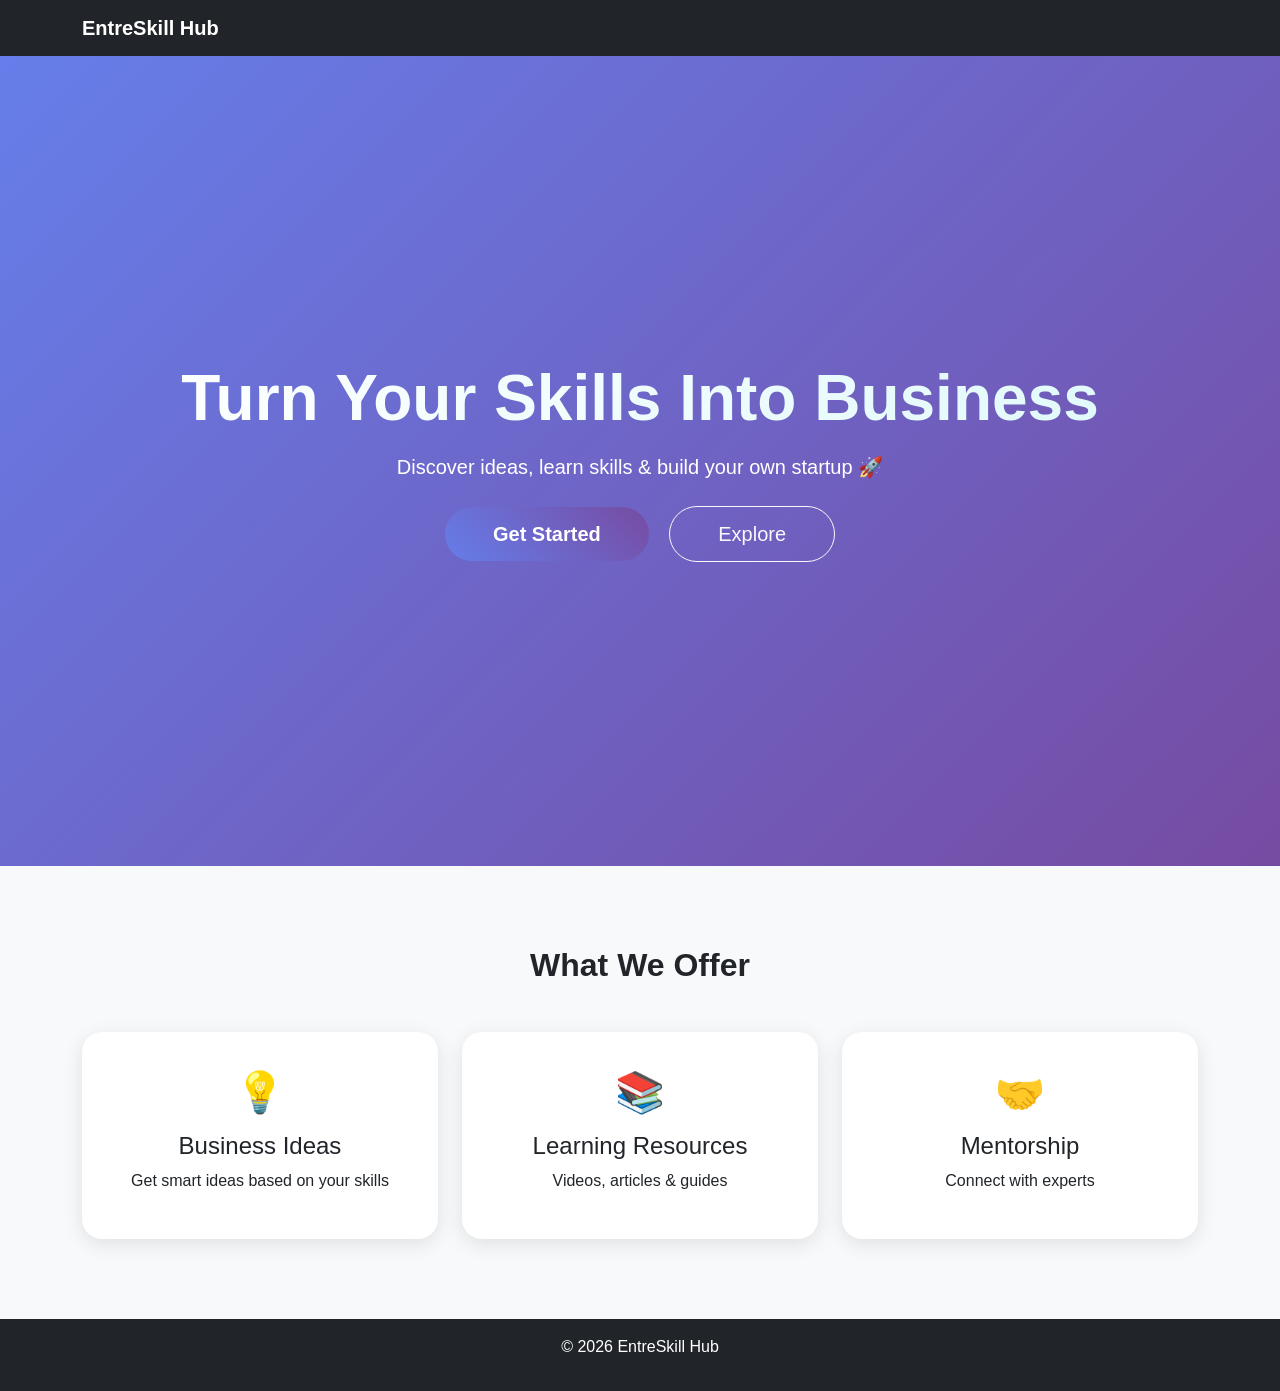
<file: frontend/index.html>
<!DOCTYPE html>
<html lang="en">
<head>
  <meta charset="UTF-8">
  <title>EntreSkill Hub</title>

  <!-- Bootstrap -->
  <link href="https://cdn.jsdelivr.net/npm/bootstrap@5.3.0/dist/css/bootstrap.min.css" rel="stylesheet">

  <!-- CSS -->
  <link rel="stylesheet" href="styles.css">
</head>

<body>

<!-- Navbar -->
<nav class="navbar navbar-dark bg-dark">
  <div class="container">
    <span class="navbar-brand fw-bold">EntreSkill Hub</span>
  </div>
</nav>

<!-- Hero -->
<section class="hero d-flex align-items-center text-center">
  <div class="container">

    <h1 class="display-3 fw-bold gradient-text">
      Turn Your Skills Into Business
    </h1>

    <p class="lead mt-3">
      Discover ideas, learn skills & build your own startup 🚀
    </p>

    <div class="mt-4">
      <a href="login.html" class="btn btn-primary btn-lg me-3 px-5">Get Started</a>
      <a href="register.html" class="btn btn-outline-light btn-lg px-5">Explore</a>
    </div>

  </div>
</section>

<!-- Features -->
<section class="features text-center">
  <div class="container">

    <h2 class="mb-5 fw-bold">What We Offer</h2>

    <div class="row g-4">

      <div class="col-md-4">
        <div class="feature-card">
          <div class="icon">💡</div>
          <h4>Business Ideas</h4>
          <p>Get smart ideas based on your skills</p>
        </div>
      </div>

      <div class="col-md-4">
        <div class="feature-card">
          <div class="icon">📚</div>
          <h4>Learning Resources</h4>
          <p>Videos, articles & guides</p>
        </div>
      </div>

      <div class="col-md-4">
        <div class="feature-card">
          <div class="icon">🤝</div>
          <h4>Mentorship</h4>
          <p>Connect with experts</p>
        </div>
      </div>

    </div>

  </div>
</section>

<!-- Footer -->
<footer class="bg-dark text-white text-center p-3">
  <p>© 2026 EntreSkill Hub</p>
</footer>

</body>
</html>
</file>
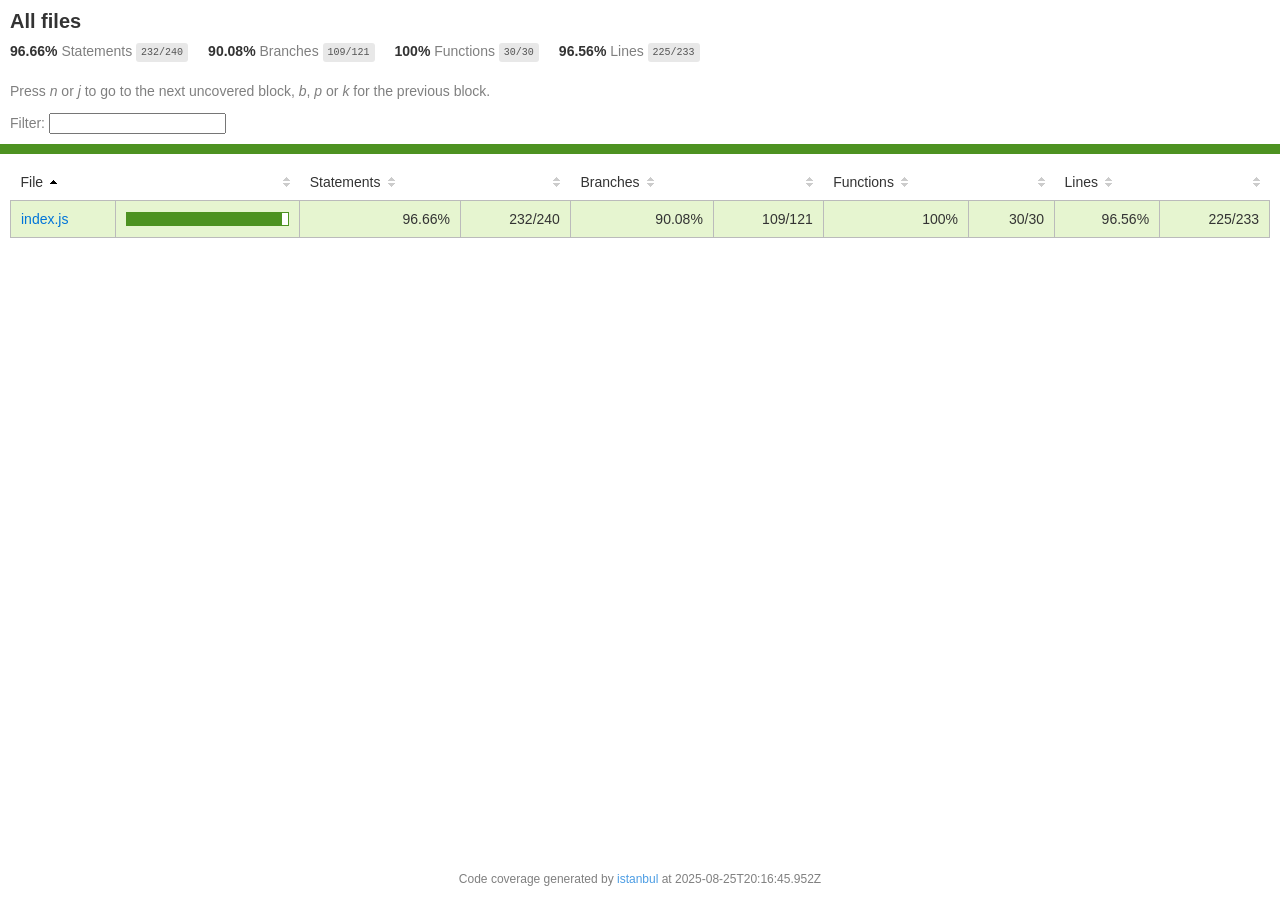
<file: backend/node_modules/kareem/coverage/lcov-report/index.html>
<!doctype html>
<html lang="en">

<head>
    <title>Code coverage report for All files</title>
    <meta charset="utf-8" />
    <link rel="stylesheet" href="prettify.css" />
    <link rel="stylesheet" href="base.css" />
    <link rel="shortcut icon" type="image/x-icon" href="favicon.png" />
    <meta name="viewport" content="width=device-width, initial-scale=1" />
    <style type='text/css'>
        .coverage-summary .sorter {
            background-image: url(sort-arrow-sprite.png);
        }
    </style>
</head>
    
<body>
<div class='wrapper'>
    <div class='pad1'>
        <h1>All files</h1>
        <div class='clearfix'>
            
            <div class='fl pad1y space-right2'>
                <span class="strong">96.66% </span>
                <span class="quiet">Statements</span>
                <span class='fraction'>232/240</span>
            </div>
        
            
            <div class='fl pad1y space-right2'>
                <span class="strong">90.08% </span>
                <span class="quiet">Branches</span>
                <span class='fraction'>109/121</span>
            </div>
        
            
            <div class='fl pad1y space-right2'>
                <span class="strong">100% </span>
                <span class="quiet">Functions</span>
                <span class='fraction'>30/30</span>
            </div>
        
            
            <div class='fl pad1y space-right2'>
                <span class="strong">96.56% </span>
                <span class="quiet">Lines</span>
                <span class='fraction'>225/233</span>
            </div>
        
            
        </div>
        <p class="quiet">
            Press <em>n</em> or <em>j</em> to go to the next uncovered block, <em>b</em>, <em>p</em> or <em>k</em> for the previous block.
        </p>
        <template id="filterTemplate">
            <div class="quiet">
                Filter:
                <input type="search" id="fileSearch">
            </div>
        </template>
    </div>
    <div class='status-line high'></div>
    <div class="pad1">
<table class="coverage-summary">
<thead>
<tr>
   <th data-col="file" data-fmt="html" data-html="true" class="file">File</th>
   <th data-col="pic" data-type="number" data-fmt="html" data-html="true" class="pic"></th>
   <th data-col="statements" data-type="number" data-fmt="pct" class="pct">Statements</th>
   <th data-col="statements_raw" data-type="number" data-fmt="html" class="abs"></th>
   <th data-col="branches" data-type="number" data-fmt="pct" class="pct">Branches</th>
   <th data-col="branches_raw" data-type="number" data-fmt="html" class="abs"></th>
   <th data-col="functions" data-type="number" data-fmt="pct" class="pct">Functions</th>
   <th data-col="functions_raw" data-type="number" data-fmt="html" class="abs"></th>
   <th data-col="lines" data-type="number" data-fmt="pct" class="pct">Lines</th>
   <th data-col="lines_raw" data-type="number" data-fmt="html" class="abs"></th>
</tr>
</thead>
<tbody><tr>
	<td class="file high" data-value="index.js"><a href="index.js.html">index.js</a></td>
	<td data-value="96.66" class="pic high">
	<div class="chart"><div class="cover-fill" style="width: 96%"></div><div class="cover-empty" style="width: 4%"></div></div>
	</td>
	<td data-value="96.66" class="pct high">96.66%</td>
	<td data-value="240" class="abs high">232/240</td>
	<td data-value="90.08" class="pct high">90.08%</td>
	<td data-value="121" class="abs high">109/121</td>
	<td data-value="100" class="pct high">100%</td>
	<td data-value="30" class="abs high">30/30</td>
	<td data-value="96.56" class="pct high">96.56%</td>
	<td data-value="233" class="abs high">225/233</td>
	</tr>

</tbody>
</table>
</div>
                <div class='push'></div><!-- for sticky footer -->
            </div><!-- /wrapper -->
            <div class='footer quiet pad2 space-top1 center small'>
                Code coverage generated by
                <a href="https://istanbul.js.org/" target="_blank" rel="noopener noreferrer">istanbul</a>
                at 2025-08-25T20:16:45.952Z
            </div>
        <script src="prettify.js"></script>
        <script>
            window.onload = function () {
                prettyPrint();
            };
        </script>
        <script src="sorter.js"></script>
        <script src="block-navigation.js"></script>
    </body>
</html>
</file>
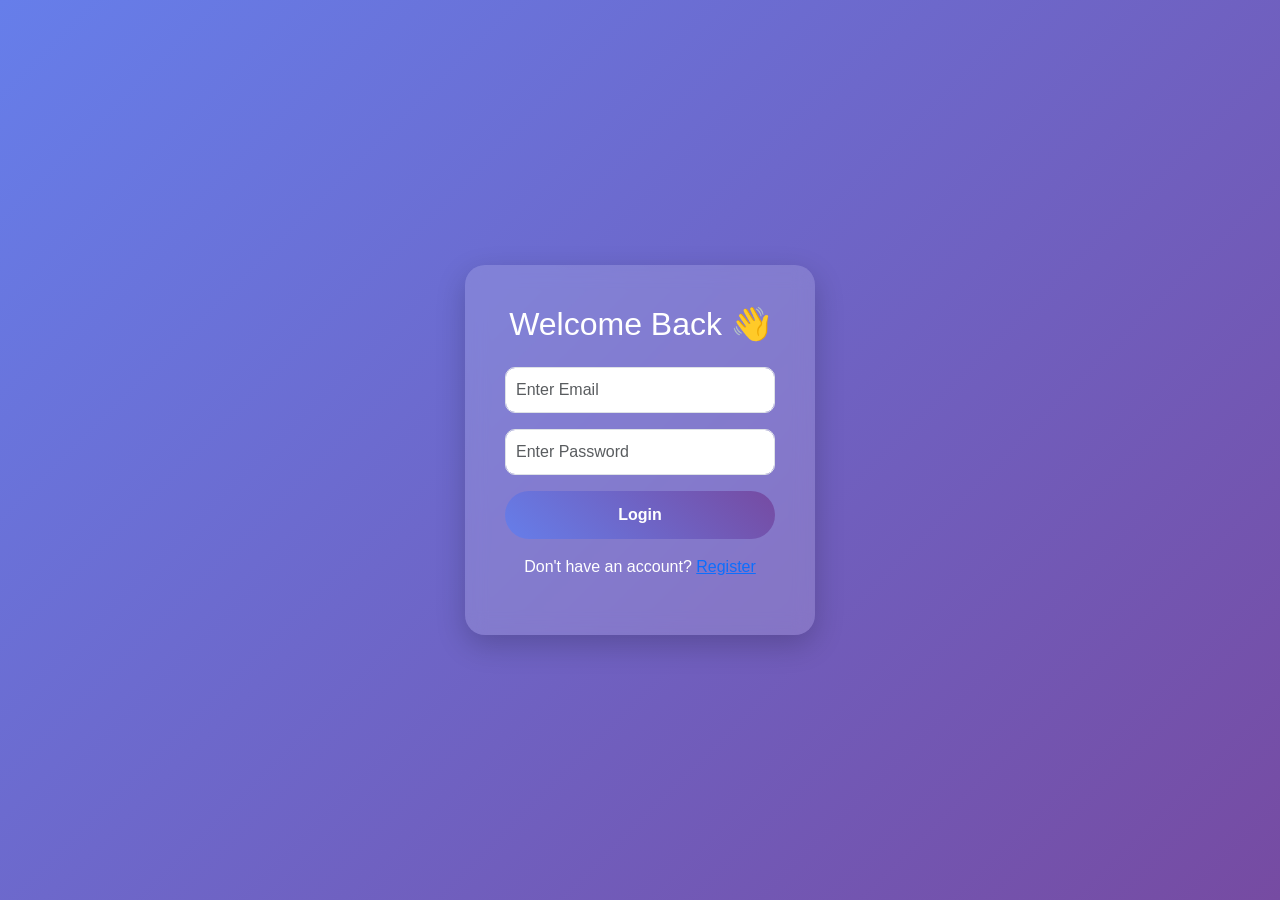
<file: frontend/dashboard.html>
<!DOCTYPE html>
<html lang="en">
<head>
  <meta charset="UTF-8">
  <title>Dashboard</title>

  <link href="https://cdn.jsdelivr.net/npm/bootstrap@5.3.0/dist/css/bootstrap.min.css" rel="stylesheet">
</head>

<body class="bg-light">

<div class="container py-5 text-center">

  <h1 class="mb-4">Welcome to Dashboard 🎉</h1>

  <!-- 🔥 ROADMAP SHOW HERE -->
  <div id="dashboardContent" class="mb-4"></div>

  <!-- Logout Button -->
  <button onclick="logout()" class="btn btn-danger">Logout</button>

</div>

<script>
const token = localStorage.getItem("token");

if (!token) {
  alert("Please login first ❌");
  window.location.href = "login.html";
}

// 🔥 SHOW SELECTED SKILL
const skill = localStorage.getItem("selectedSkill");

const content = document.getElementById("dashboardContent");

if(skill){
  content.innerHTML = `
    <h3>Your Selected Skill:</h3>
    <p class="fs-4 text-primary">${skill}</p>
  `;
} else {
  content.innerHTML = `<p class="text-danger">No skill selected ❌</p>`;
}

// logout
function logout() {
  localStorage.removeItem("token");
  window.location.href = "login.html";
}
</script>

</body>
</html>
</file>
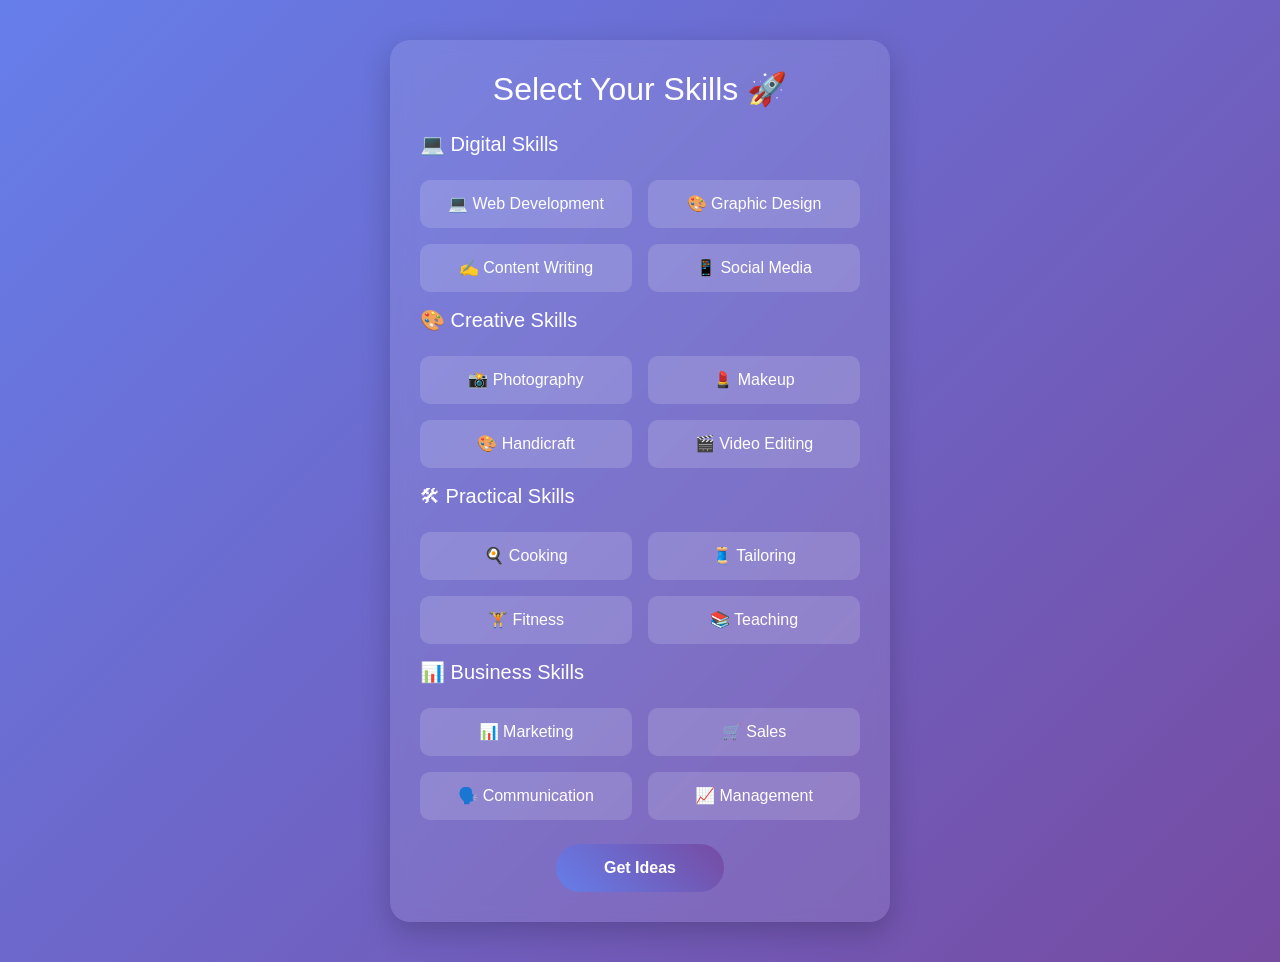
<file: frontend/ideas.html>
<!DOCTYPE html>
<html lang="en">
<head>
  <meta charset="UTF-8">
  <title>Business Ideas</title>

  <link href="https://cdn.jsdelivr.net/npm/bootstrap@5.3.0/dist/css/bootstrap.min.css" rel="stylesheet">
  <link rel="stylesheet" href="styles.css">
</head>

<body>

<div class="container py-5">

  <h2 class="text-center mb-5">Your Business Ideas 🚀</h2>

  <div id="ideasContainer" class="row g-4"></div>

</div>


<script src="script.js"></script>

</body>
</html>
</file>
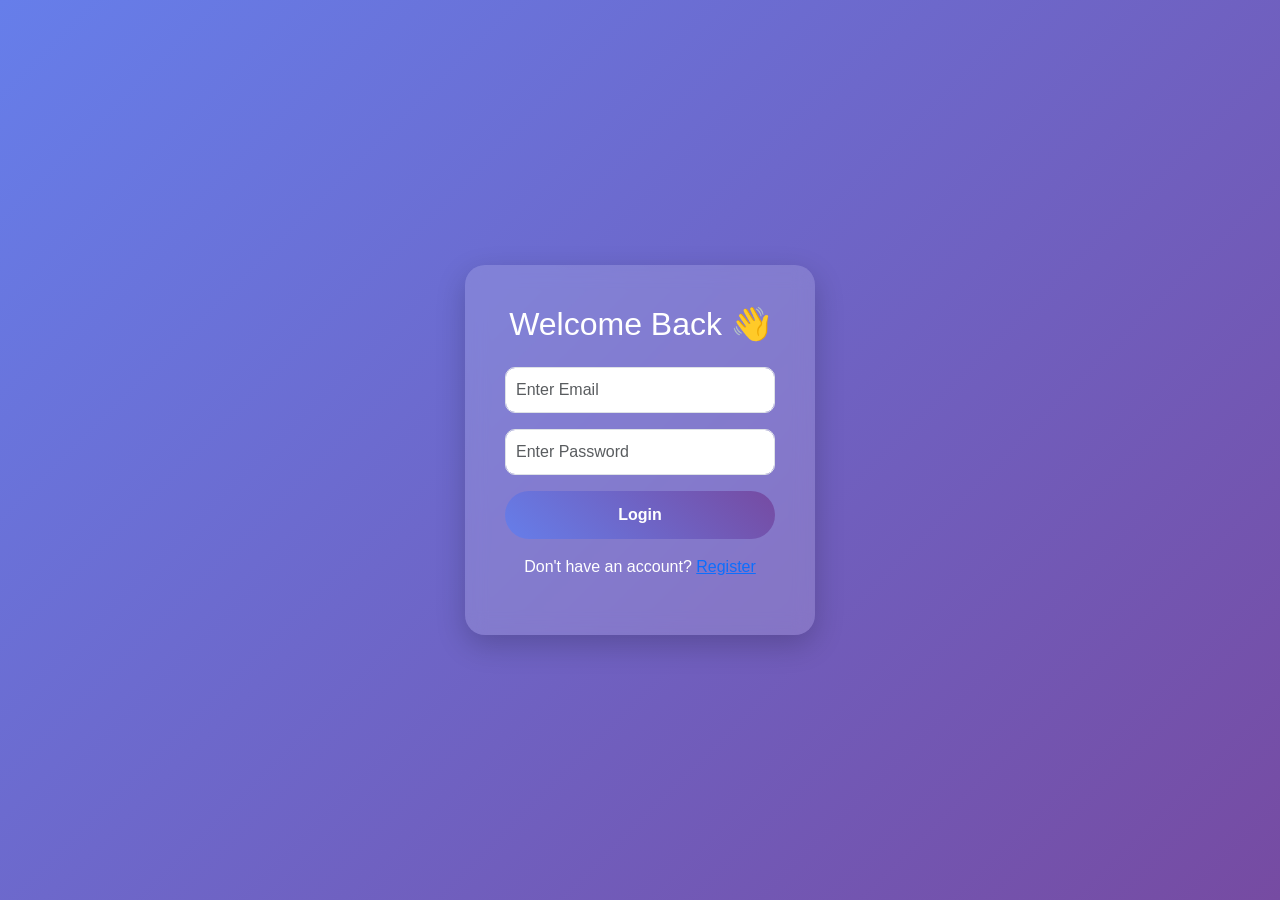
<file: frontend/login.html>
<!DOCTYPE html>
<html lang="en">
<head>
  <meta charset="UTF-8">
  <title>Login - EntreSkill Hub</title>

  <!-- Bootstrap -->
  <link href="https://cdn.jsdelivr.net/npm/bootstrap@5.3.0/dist/css/bootstrap.min.css" rel="stylesheet">

  <!-- CSS -->
  <link rel="stylesheet" href="styles.css">
</head>

<body>

<section class="login-section d-flex align-items-center justify-content-center">

  <div class="login-box">

    <h2 class="text-center mb-4">Welcome Back 👋</h2>

    <!-- 🔥 IMPORTANT: form id -->
    <form id="loginForm">

      <div class="mb-3">
        <!-- 🔥 id added -->
        <input type="email" id="email" class="form-control" placeholder="Enter Email" required>
      </div>

      <div class="mb-3">
        <!-- 🔥 id added -->
        <input type="password" id="password" class="form-control" placeholder="Enter Password" required>
      </div>

      <button type="submit" class="btn btn-primary w-100">Login</button>

      <p class="text-center mt-3">
        Don't have an account? <a href="register.html">Register</a>
      </p>

    </form>

  </div>

</section>

<!-- 🔥 JS CONNECT -->
<script src="script.js"></script>

</body>
</html>
</file>
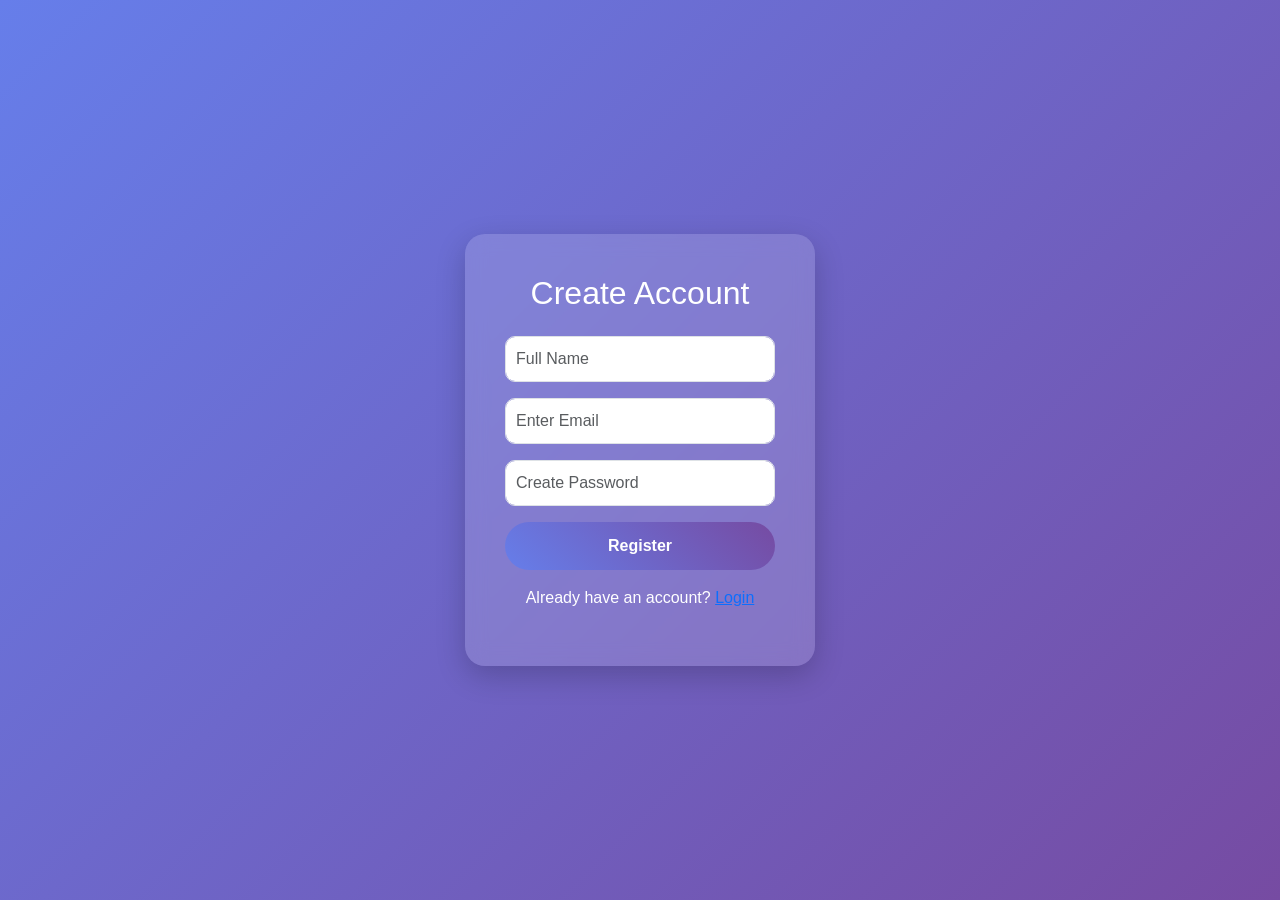
<file: frontend/register.html>
<!DOCTYPE html>
<html lang="en">
<head>
  <meta charset="UTF-8">
  <title>Register - EntreSkill Hub</title>

  <!-- Bootstrap -->
  <link href="https://cdn.jsdelivr.net/npm/bootstrap@5.3.0/dist/css/bootstrap.min.css" rel="stylesheet">

  <!-- CSS -->
  <link rel="stylesheet" href="styles.css">
</head>

<body>

<section class="login-section d-flex align-items-center justify-content-center">

  <div class="login-box">

    <h2 class="text-center mb-4">Create Account </h2>

    <form id="registerForm">

      <div class="mb-3">
        <input type="text" id="name" class="form-control" placeholder="Full Name" required>
      </div>

      <div class="mb-3">
        <input type="email" id="email" class="form-control" placeholder="Enter Email" required>
      </div>

      <div class="mb-3">
        <input type="password" id="password" class="form-control" placeholder="Create Password" required>
      </div>

      <button type="submit" class="btn btn-primary w-100">Register</button>

      <p class="text-center mt-3">
        Already have an account? <a href="login.html">Login</a>
      </p>

    </form>

  </div>

</section>
<script src="script.js"></script>

</body>
</html>
</file>
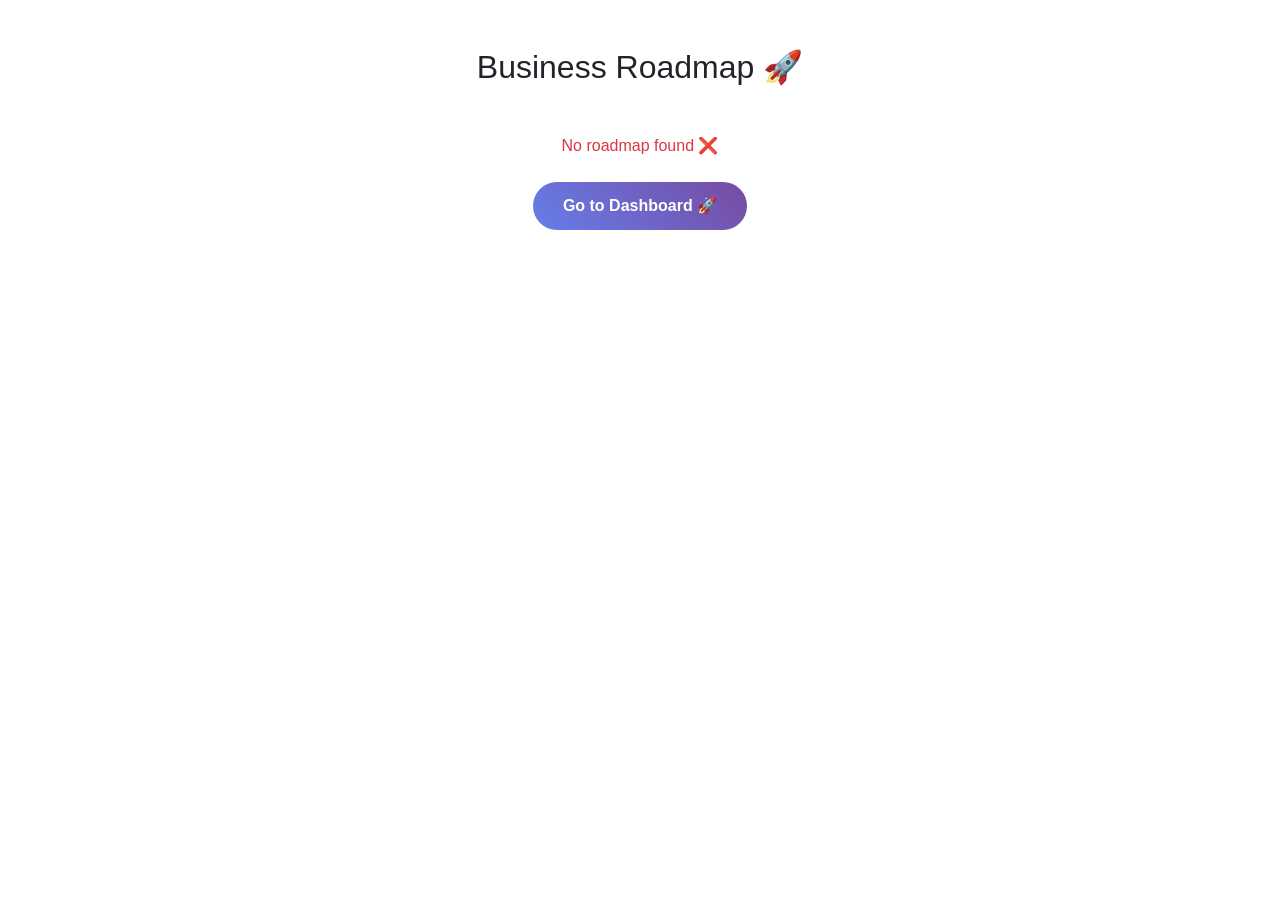
<file: frontend/roadmap.html>
<!DOCTYPE html>
<html lang="en">
<head>
  <meta charset="UTF-8">
  <title>Roadmap</title>

  <!-- Bootstrap -->
  <link href="https://cdn.jsdelivr.net/npm/bootstrap@5.3.0/dist/css/bootstrap.min.css" rel="stylesheet">

  <!-- CSS -->
  <link rel="stylesheet" href="styles.css">
</head>

<body>

<div class="container py-5 text-center">

  <h2 class="mb-5">Business Roadmap 🚀</h2>

  <!-- Roadmap container -->
  <div id="roadmapContainer"></div>

  <!-- Button -->
  <div class="mt-4">
    <button onclick="goDashboard()" class="btn btn-primary">
      Go to Dashboard 🚀
    </button>
  </div>

</div>

<!-- ✅ SCRIPT (IMPORTANT: BODY KE END ME) -->
<script>

function goDashboard() {
  window.location.href = "dashboard.html";
}

// 🔥 LOAD ROADMAP AFTER PAGE LOAD
window.onload = function () {

  const skill = localStorage.getItem("selectedSkill");

  const roadmapData = {
    "Web Development": [
      "Learn HTML, CSS, JavaScript",
      "Build projects",
      "Learn React",
      "Start freelancing"
    ],
    "Graphic Design": [
      "Learn Canva / Photoshop",
      "Create portfolio",
      "Work with clients"
    ]
  };

  const container = document.getElementById("roadmapContainer");

  if (skill && roadmapData[skill]) {
    roadmapData[skill].forEach(step => {
      container.innerHTML += `<p class="fs-5">✅ ${step}</p>`;
    });
  } else {
    container.innerHTML = "<p class='text-danger'>No roadmap found ❌</p>";
  }

};

</script>

</body>
</html>
</file>
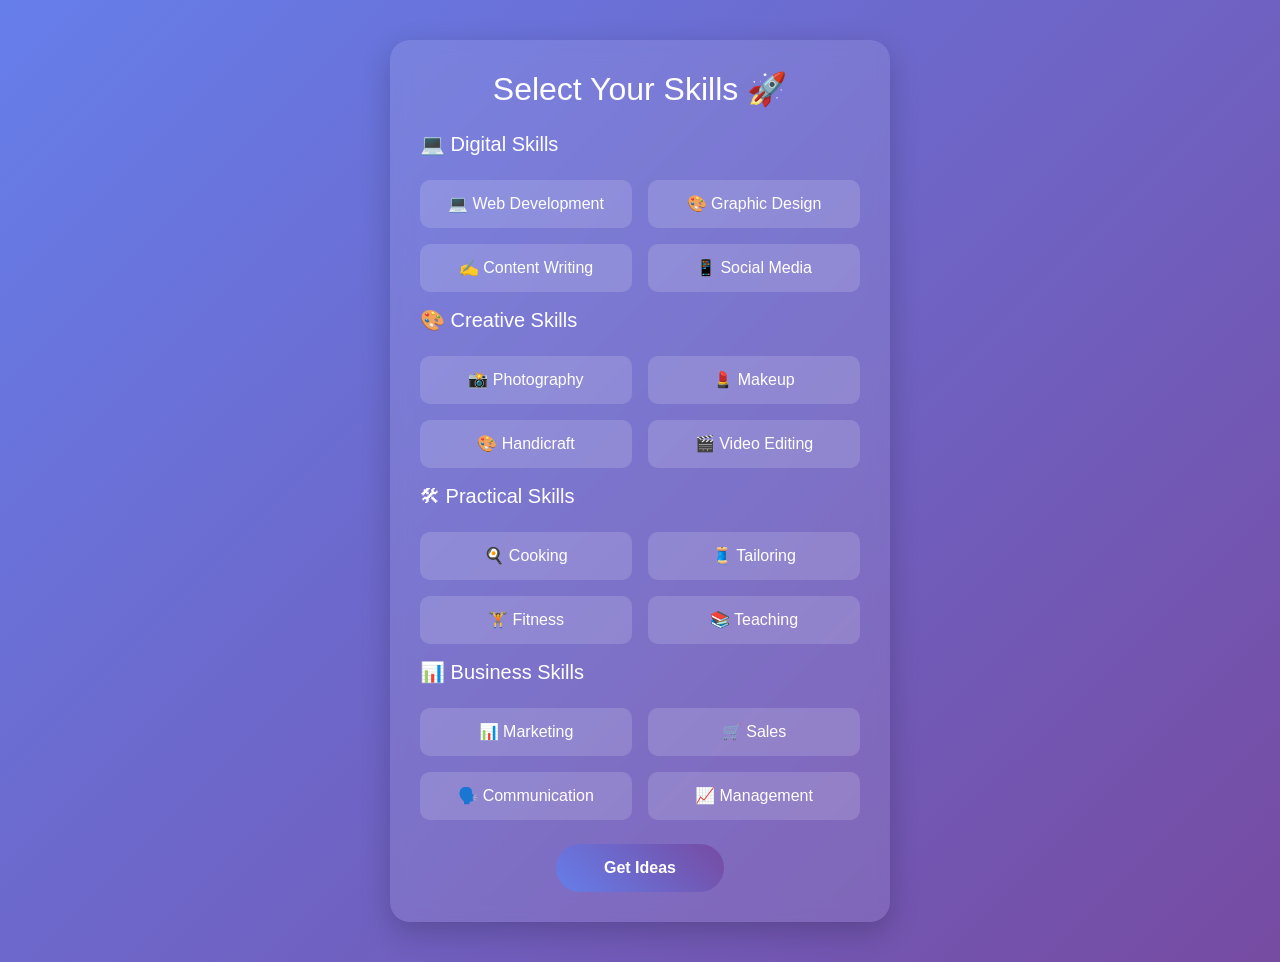
<file: frontend/skill.html>
<!DOCTYPE html>
<html lang="en">
<head>
  <meta charset="UTF-8">
  <title>Select Skills</title>

  <link href="https://cdn.jsdelivr.net/npm/bootstrap@5.3.0/dist/css/bootstrap.min.css" rel="stylesheet">
  <link rel="stylesheet" href="styles.css">
</head>

<body>

<section class="skill-section d-flex align-items-center justify-content-center">

  <div class="skill-box">

    <h2 class="text-center mb-4">Select Your Skills 🚀</h2>

    <!-- SKILLS GRID -->
    <div class="row g-3">

      <!-- DIGITAL -->
      <h5>💻 Digital Skills</h5>

      <div class="col-6">
        <div class="skill-card" onclick="toggleSkill(this, 'Web Development')">💻 Web Development</div>
      </div>
      <div class="col-6">
        <div class="skill-card" onclick="toggleSkill(this, 'Graphic Design')">🎨 Graphic Design</div>
      </div>
      <div class="col-6">
        <div class="skill-card" onclick="toggleSkill(this, 'Content Writing')">✍️ Content Writing</div>
      </div>
      <div class="col-6">
        <div class="skill-card" onclick="toggleSkill(this, 'Social Media')">📱 Social Media</div>
      </div>

      <!-- CREATIVE -->
      <h5 class="mt-3">🎨 Creative Skills</h5>

      <div class="col-6">
        <div class="skill-card" onclick="toggleSkill(this, 'Photography')">📸 Photography</div>
      </div>
      <div class="col-6">
        <div class="skill-card" onclick="toggleSkill(this, 'Makeup')">💄 Makeup</div>
      </div>
      <div class="col-6">
        <div class="skill-card" onclick="toggleSkill(this, 'Handicraft')">🎨 Handicraft</div>
      </div>
      <div class="col-6">
        <div class="skill-card" onclick="toggleSkill(this, 'Video Editing')">🎬 Video Editing</div>
      </div>

      <!-- PRACTICAL -->
      <h5 class="mt-3">🛠 Practical Skills</h5>

      <div class="col-6">
        <div class="skill-card" onclick="toggleSkill(this, 'Cooking')">🍳 Cooking</div>
      </div>
      <div class="col-6">
        <div class="skill-card" onclick="toggleSkill(this, 'Tailoring')">🧵 Tailoring</div>
      </div>
      <div class="col-6">
        <div class="skill-card" onclick="toggleSkill(this, 'Fitness')">🏋️ Fitness</div>
      </div>
      <div class="col-6">
        <div class="skill-card" onclick="toggleSkill(this, 'Teaching')">📚 Teaching</div>
      </div>

      <!-- BUSINESS -->
      <h5 class="mt-3">📊 Business Skills</h5>

      <div class="col-6">
        <div class="skill-card" onclick="toggleSkill(this, 'Marketing')">📊 Marketing</div>
      </div>
      <div class="col-6">
        <div class="skill-card" onclick="toggleSkill(this, 'Sales')">🛒 Sales</div>
      </div>
      <div class="col-6">
        <div class="skill-card" onclick="toggleSkill(this, 'Communication')">🗣️ Communication</div>
      </div>
      <div class="col-6">
        <div class="skill-card" onclick="toggleSkill(this, 'Management')">📈 Management</div>
      </div>

    </div>

    <!-- BUTTON -->
    <div class="text-center mt-4">
      <button onclick="submitSkills()" class="btn btn-primary px-5">Get Ideas</button>
    </div>

  </div>

</section>

<script src="script.js"></script>

</body>
</html>
</file>
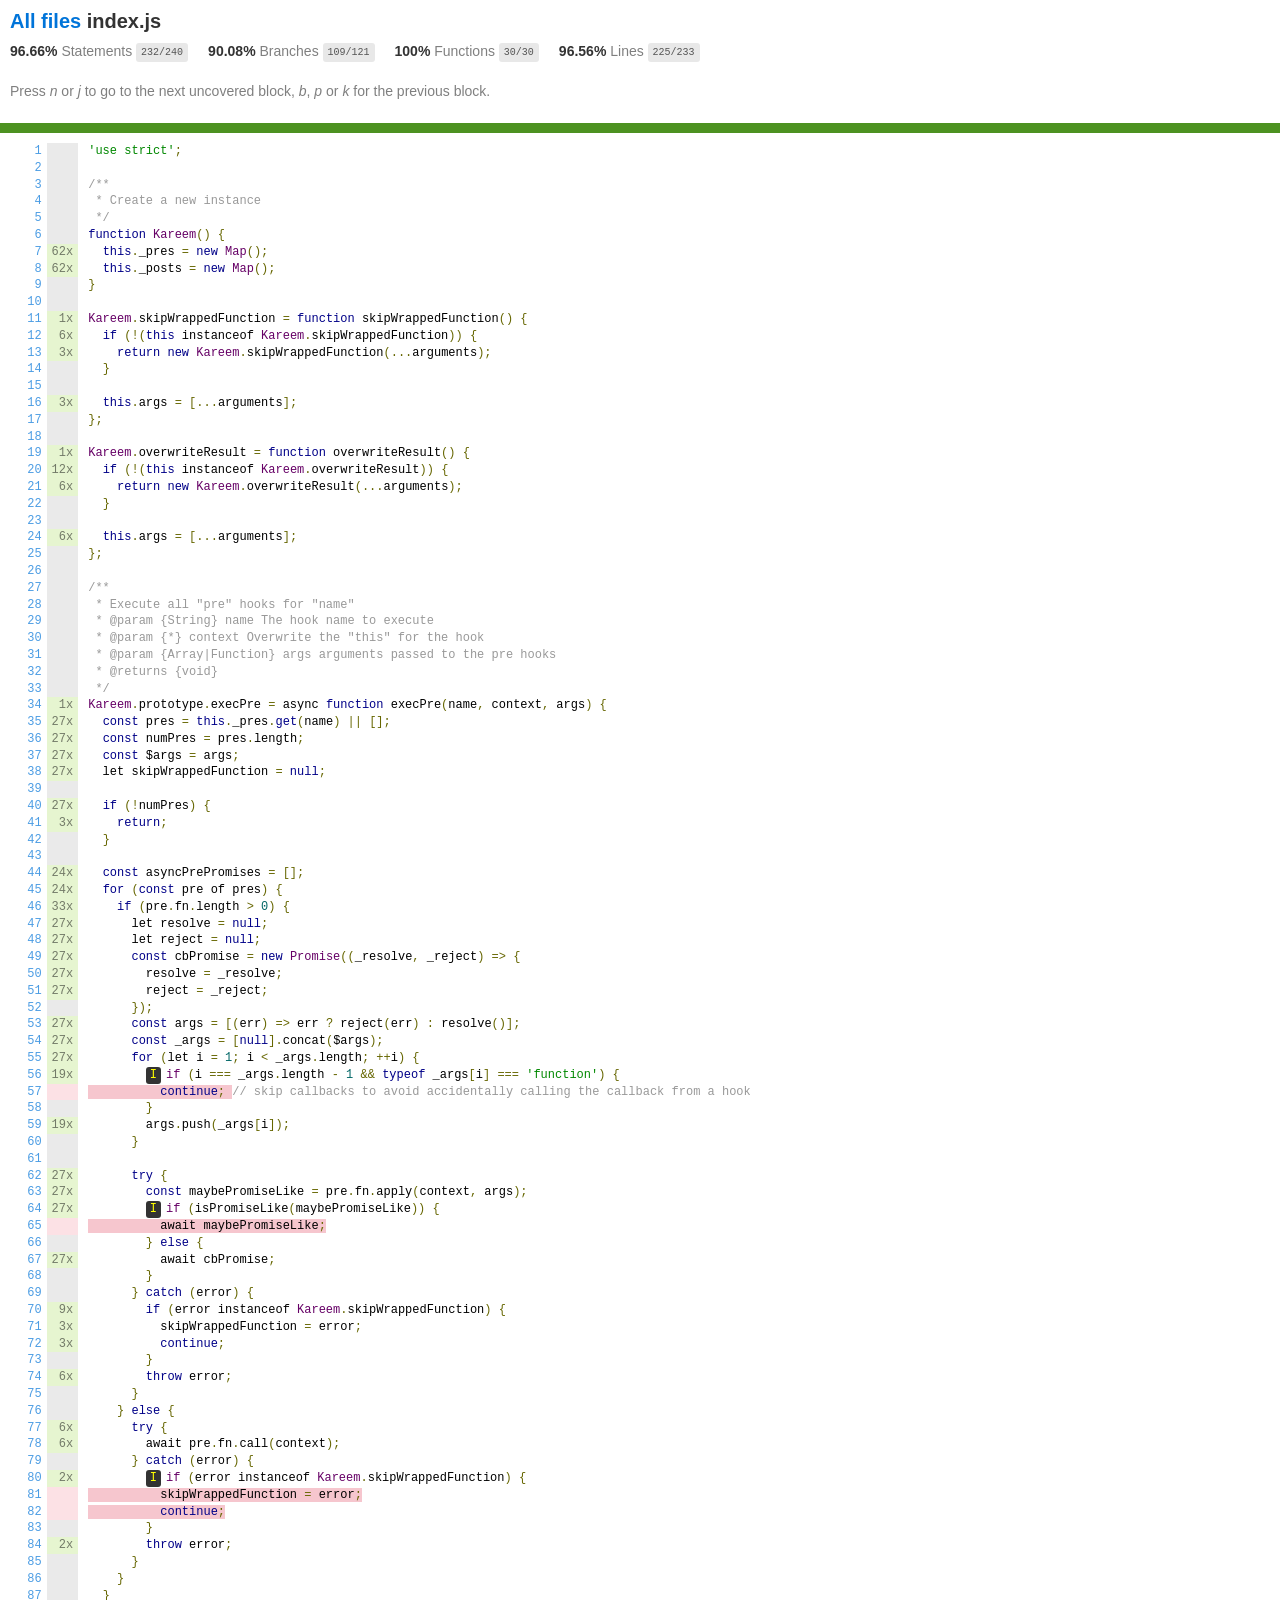
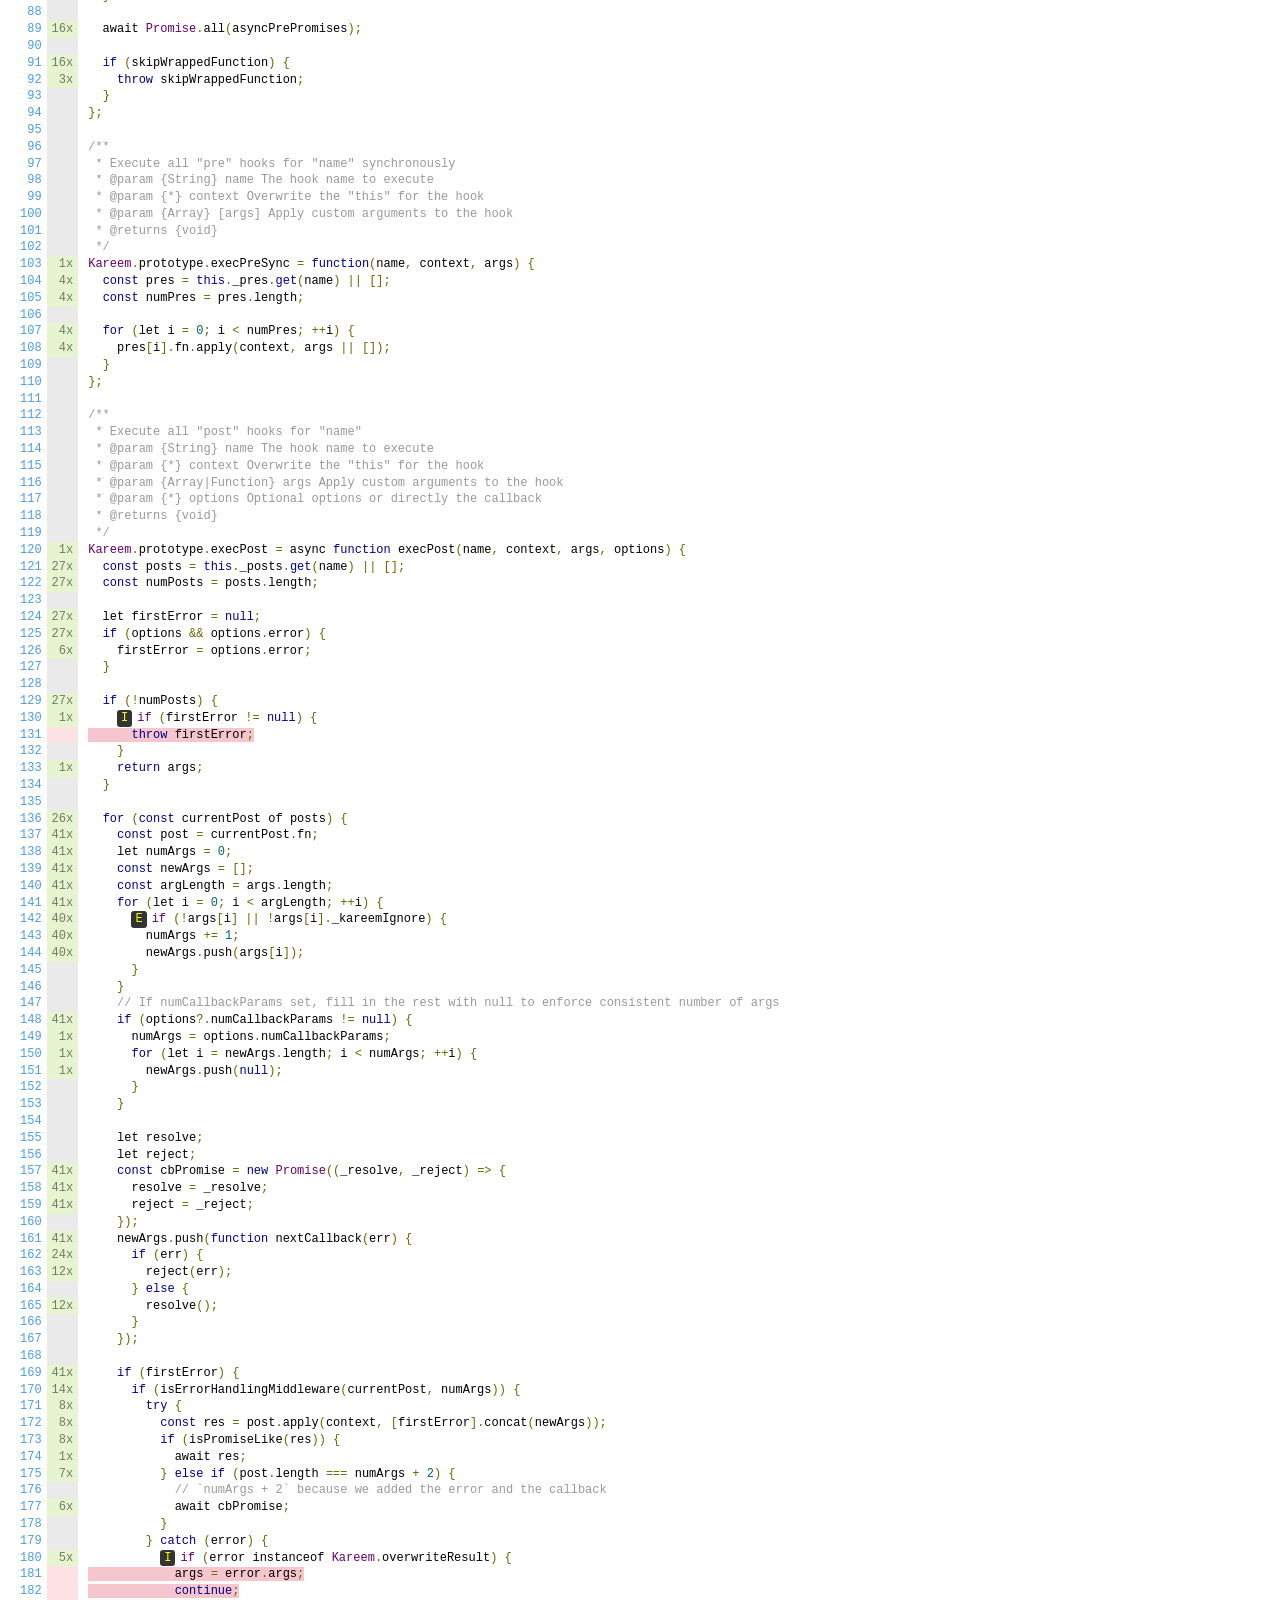
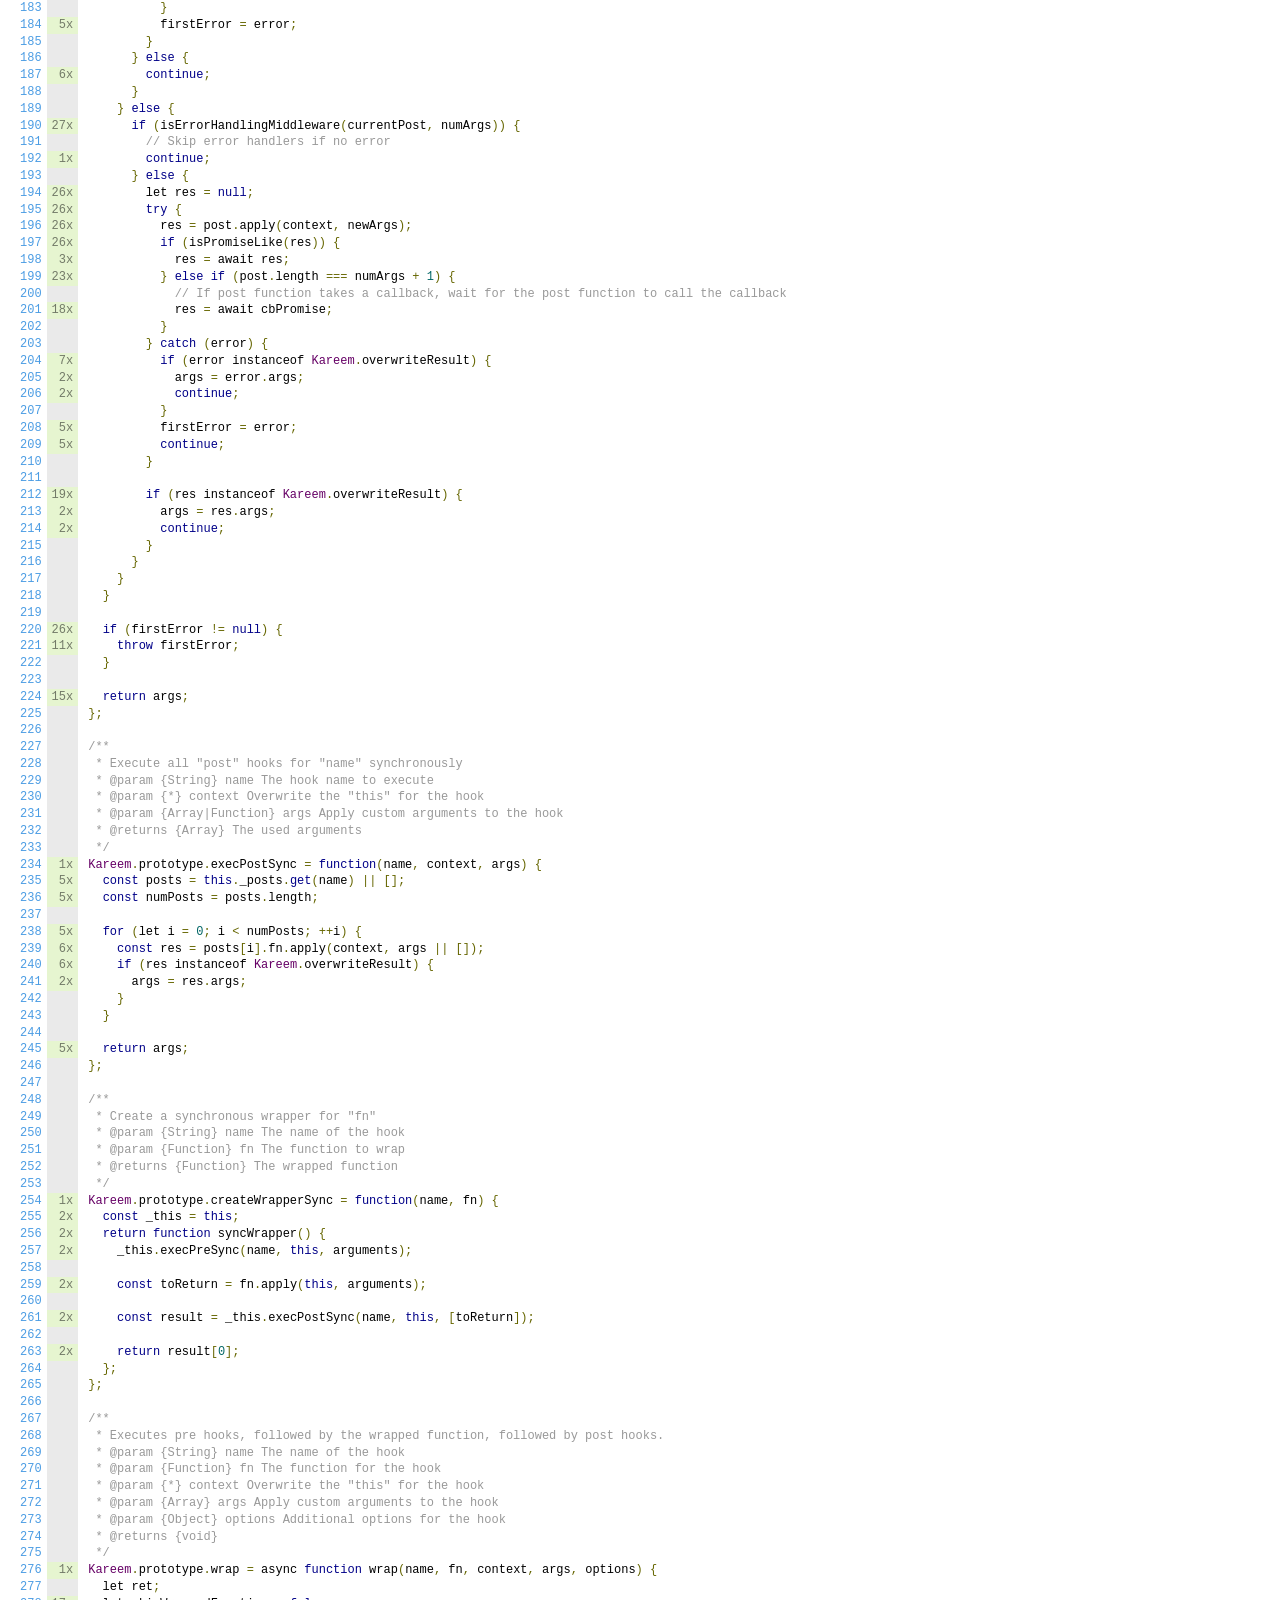
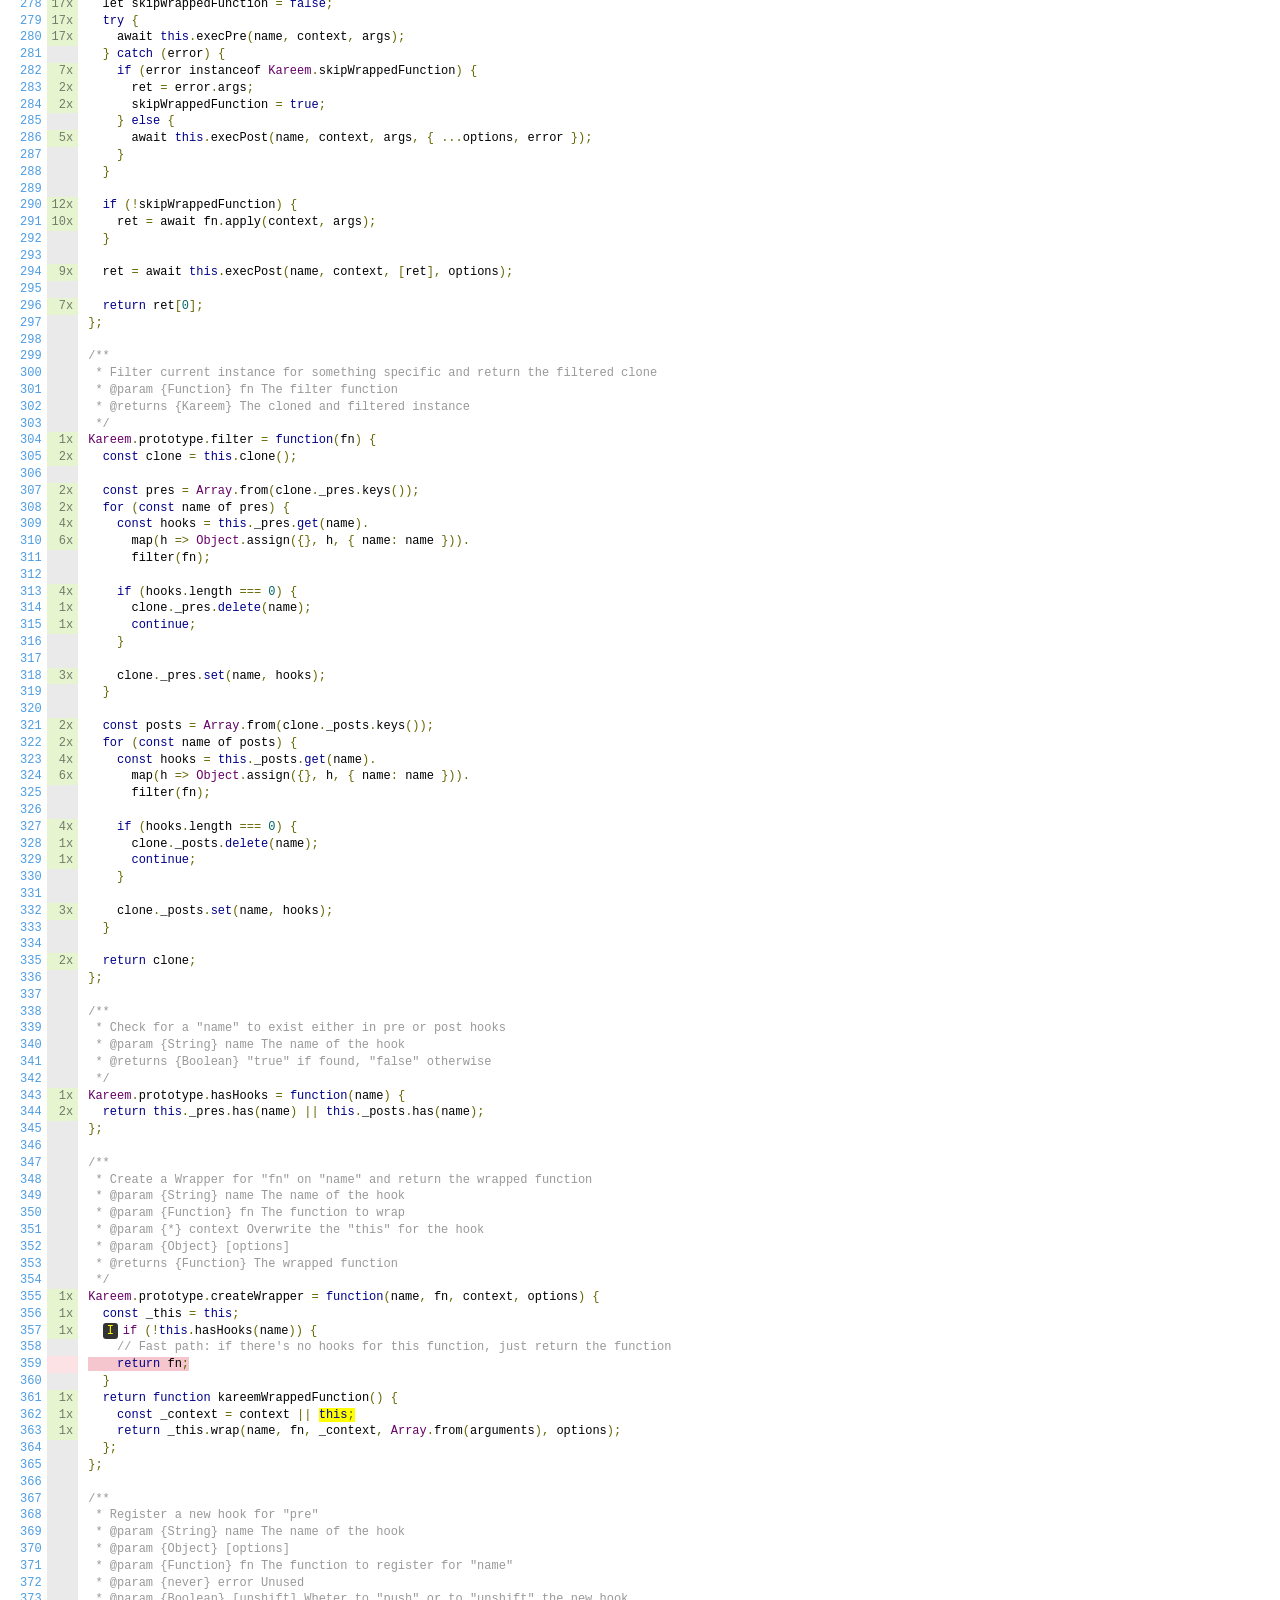
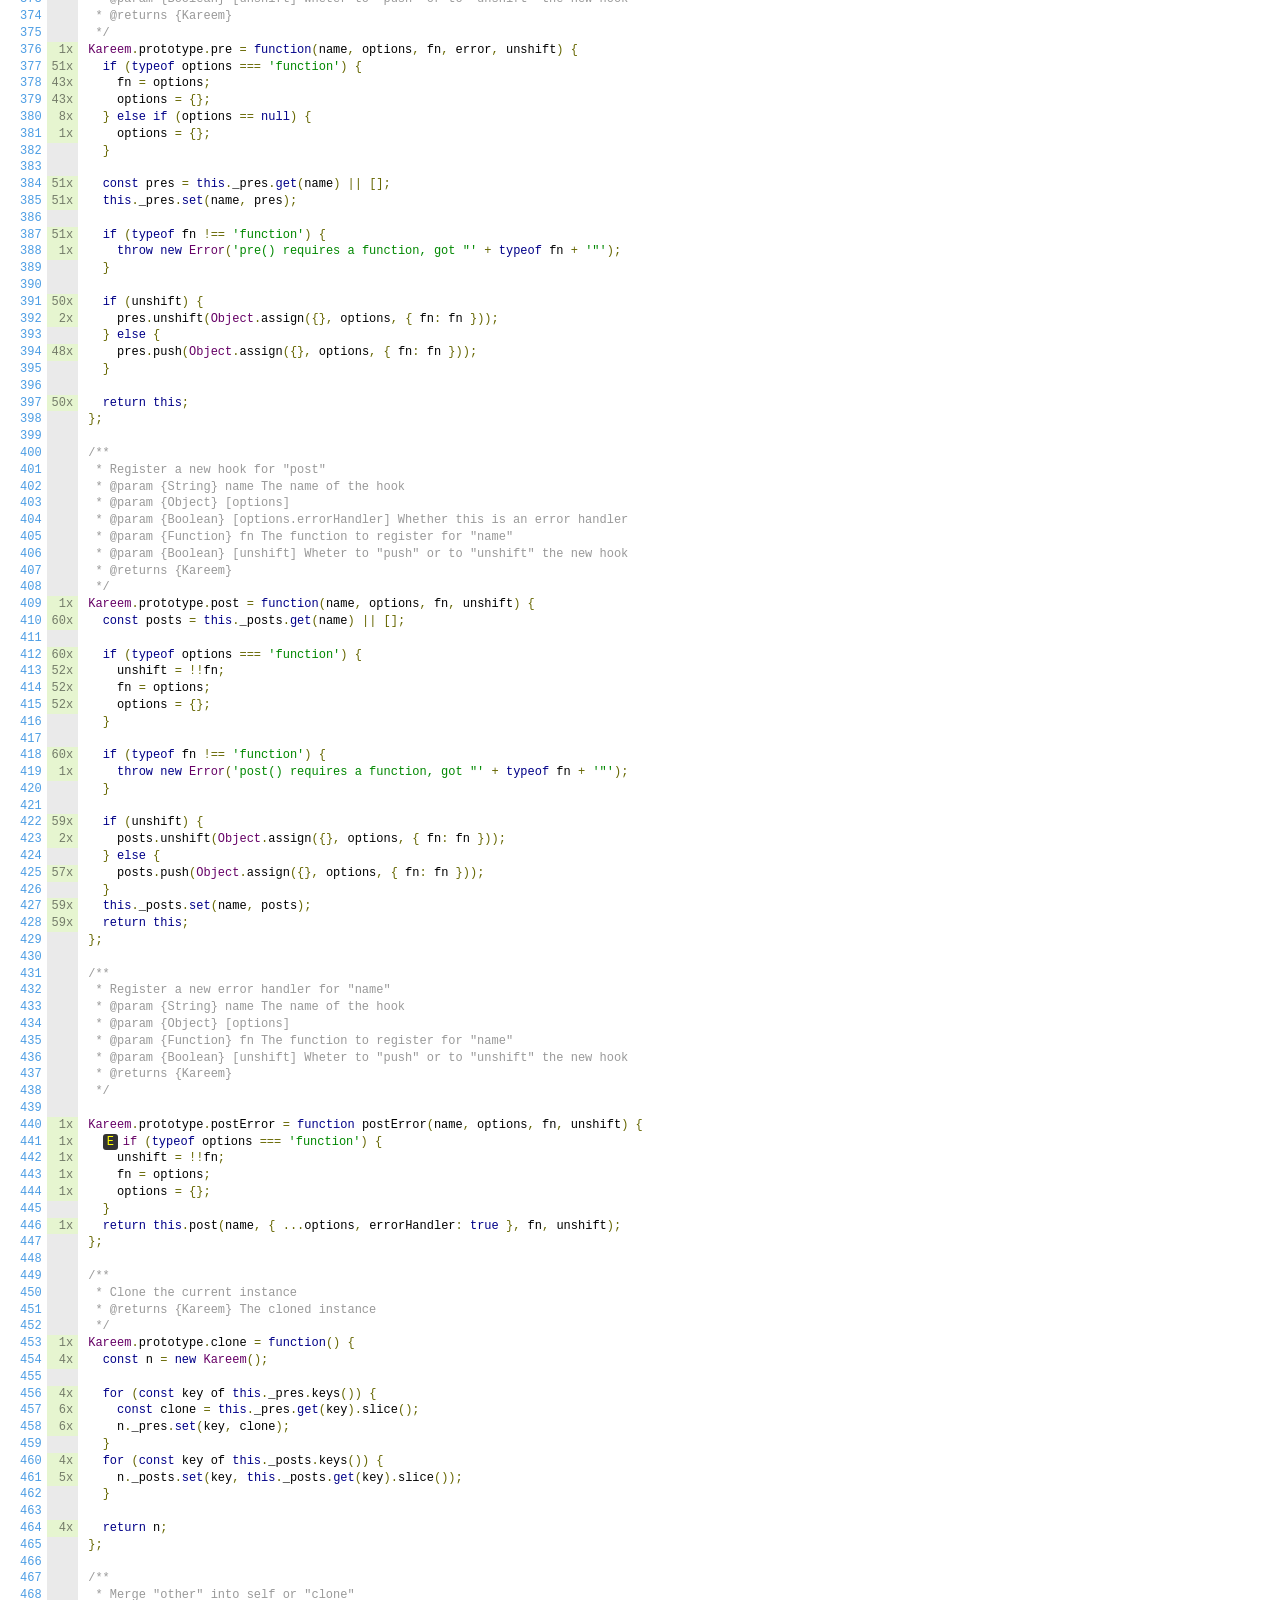
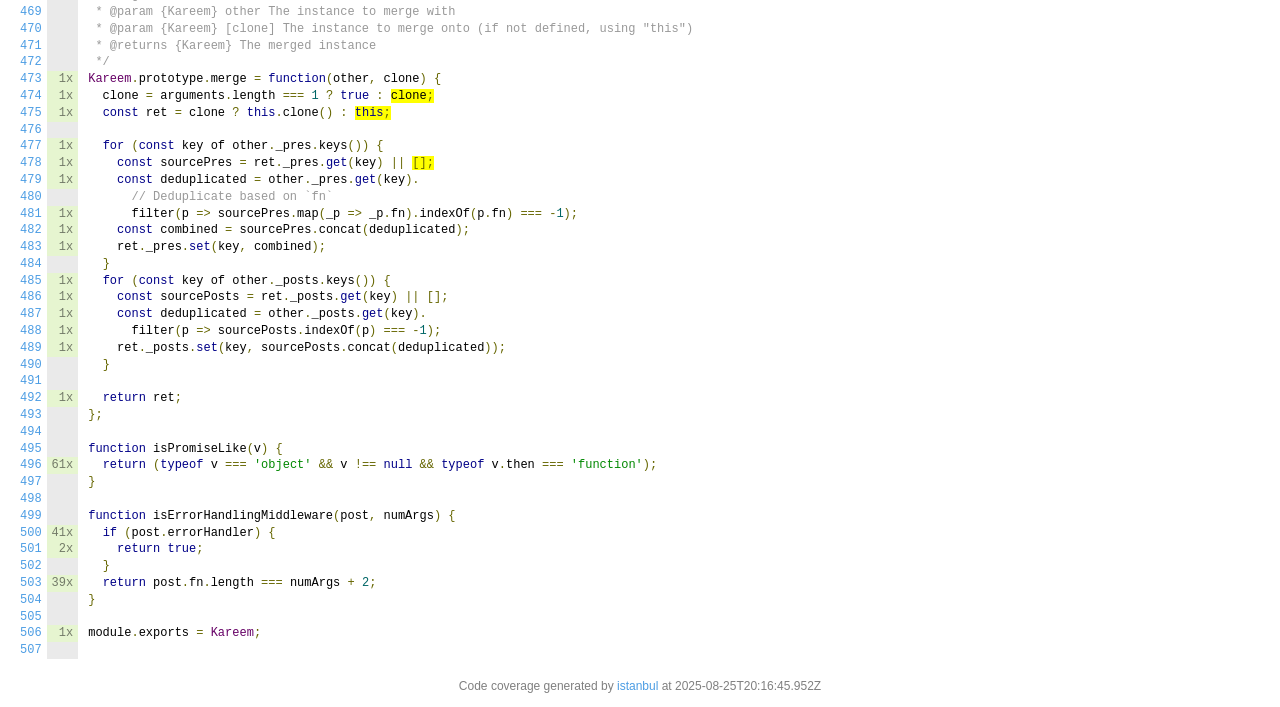
<file: backend/node_modules/kareem/coverage/lcov-report/index.js.html>
<!doctype html>
<html lang="en">

<head>
    <title>Code coverage report for index.js</title>
    <meta charset="utf-8" />
    <link rel="stylesheet" href="prettify.css" />
    <link rel="stylesheet" href="base.css" />
    <link rel="shortcut icon" type="image/x-icon" href="favicon.png" />
    <meta name="viewport" content="width=device-width, initial-scale=1" />
    <style type='text/css'>
        .coverage-summary .sorter {
            background-image: url(sort-arrow-sprite.png);
        }
    </style>
</head>
    
<body>
<div class='wrapper'>
    <div class='pad1'>
        <h1><a href="index.html">All files</a> index.js</h1>
        <div class='clearfix'>
            
            <div class='fl pad1y space-right2'>
                <span class="strong">96.66% </span>
                <span class="quiet">Statements</span>
                <span class='fraction'>232/240</span>
            </div>
        
            
            <div class='fl pad1y space-right2'>
                <span class="strong">90.08% </span>
                <span class="quiet">Branches</span>
                <span class='fraction'>109/121</span>
            </div>
        
            
            <div class='fl pad1y space-right2'>
                <span class="strong">100% </span>
                <span class="quiet">Functions</span>
                <span class='fraction'>30/30</span>
            </div>
        
            
            <div class='fl pad1y space-right2'>
                <span class="strong">96.56% </span>
                <span class="quiet">Lines</span>
                <span class='fraction'>225/233</span>
            </div>
        
            
        </div>
        <p class="quiet">
            Press <em>n</em> or <em>j</em> to go to the next uncovered block, <em>b</em>, <em>p</em> or <em>k</em> for the previous block.
        </p>
        <template id="filterTemplate">
            <div class="quiet">
                Filter:
                <input type="search" id="fileSearch">
            </div>
        </template>
    </div>
    <div class='status-line high'></div>
    <pre><table class="coverage">
<tr><td class="line-count quiet"><a name='L1'></a><a href='#L1'>1</a>
<a name='L2'></a><a href='#L2'>2</a>
<a name='L3'></a><a href='#L3'>3</a>
<a name='L4'></a><a href='#L4'>4</a>
<a name='L5'></a><a href='#L5'>5</a>
<a name='L6'></a><a href='#L6'>6</a>
<a name='L7'></a><a href='#L7'>7</a>
<a name='L8'></a><a href='#L8'>8</a>
<a name='L9'></a><a href='#L9'>9</a>
<a name='L10'></a><a href='#L10'>10</a>
<a name='L11'></a><a href='#L11'>11</a>
<a name='L12'></a><a href='#L12'>12</a>
<a name='L13'></a><a href='#L13'>13</a>
<a name='L14'></a><a href='#L14'>14</a>
<a name='L15'></a><a href='#L15'>15</a>
<a name='L16'></a><a href='#L16'>16</a>
<a name='L17'></a><a href='#L17'>17</a>
<a name='L18'></a><a href='#L18'>18</a>
<a name='L19'></a><a href='#L19'>19</a>
<a name='L20'></a><a href='#L20'>20</a>
<a name='L21'></a><a href='#L21'>21</a>
<a name='L22'></a><a href='#L22'>22</a>
<a name='L23'></a><a href='#L23'>23</a>
<a name='L24'></a><a href='#L24'>24</a>
<a name='L25'></a><a href='#L25'>25</a>
<a name='L26'></a><a href='#L26'>26</a>
<a name='L27'></a><a href='#L27'>27</a>
<a name='L28'></a><a href='#L28'>28</a>
<a name='L29'></a><a href='#L29'>29</a>
<a name='L30'></a><a href='#L30'>30</a>
<a name='L31'></a><a href='#L31'>31</a>
<a name='L32'></a><a href='#L32'>32</a>
<a name='L33'></a><a href='#L33'>33</a>
<a name='L34'></a><a href='#L34'>34</a>
<a name='L35'></a><a href='#L35'>35</a>
<a name='L36'></a><a href='#L36'>36</a>
<a name='L37'></a><a href='#L37'>37</a>
<a name='L38'></a><a href='#L38'>38</a>
<a name='L39'></a><a href='#L39'>39</a>
<a name='L40'></a><a href='#L40'>40</a>
<a name='L41'></a><a href='#L41'>41</a>
<a name='L42'></a><a href='#L42'>42</a>
<a name='L43'></a><a href='#L43'>43</a>
<a name='L44'></a><a href='#L44'>44</a>
<a name='L45'></a><a href='#L45'>45</a>
<a name='L46'></a><a href='#L46'>46</a>
<a name='L47'></a><a href='#L47'>47</a>
<a name='L48'></a><a href='#L48'>48</a>
<a name='L49'></a><a href='#L49'>49</a>
<a name='L50'></a><a href='#L50'>50</a>
<a name='L51'></a><a href='#L51'>51</a>
<a name='L52'></a><a href='#L52'>52</a>
<a name='L53'></a><a href='#L53'>53</a>
<a name='L54'></a><a href='#L54'>54</a>
<a name='L55'></a><a href='#L55'>55</a>
<a name='L56'></a><a href='#L56'>56</a>
<a name='L57'></a><a href='#L57'>57</a>
<a name='L58'></a><a href='#L58'>58</a>
<a name='L59'></a><a href='#L59'>59</a>
<a name='L60'></a><a href='#L60'>60</a>
<a name='L61'></a><a href='#L61'>61</a>
<a name='L62'></a><a href='#L62'>62</a>
<a name='L63'></a><a href='#L63'>63</a>
<a name='L64'></a><a href='#L64'>64</a>
<a name='L65'></a><a href='#L65'>65</a>
<a name='L66'></a><a href='#L66'>66</a>
<a name='L67'></a><a href='#L67'>67</a>
<a name='L68'></a><a href='#L68'>68</a>
<a name='L69'></a><a href='#L69'>69</a>
<a name='L70'></a><a href='#L70'>70</a>
<a name='L71'></a><a href='#L71'>71</a>
<a name='L72'></a><a href='#L72'>72</a>
<a name='L73'></a><a href='#L73'>73</a>
<a name='L74'></a><a href='#L74'>74</a>
<a name='L75'></a><a href='#L75'>75</a>
<a name='L76'></a><a href='#L76'>76</a>
<a name='L77'></a><a href='#L77'>77</a>
<a name='L78'></a><a href='#L78'>78</a>
<a name='L79'></a><a href='#L79'>79</a>
<a name='L80'></a><a href='#L80'>80</a>
<a name='L81'></a><a href='#L81'>81</a>
<a name='L82'></a><a href='#L82'>82</a>
<a name='L83'></a><a href='#L83'>83</a>
<a name='L84'></a><a href='#L84'>84</a>
<a name='L85'></a><a href='#L85'>85</a>
<a name='L86'></a><a href='#L86'>86</a>
<a name='L87'></a><a href='#L87'>87</a>
<a name='L88'></a><a href='#L88'>88</a>
<a name='L89'></a><a href='#L89'>89</a>
<a name='L90'></a><a href='#L90'>90</a>
<a name='L91'></a><a href='#L91'>91</a>
<a name='L92'></a><a href='#L92'>92</a>
<a name='L93'></a><a href='#L93'>93</a>
<a name='L94'></a><a href='#L94'>94</a>
<a name='L95'></a><a href='#L95'>95</a>
<a name='L96'></a><a href='#L96'>96</a>
<a name='L97'></a><a href='#L97'>97</a>
<a name='L98'></a><a href='#L98'>98</a>
<a name='L99'></a><a href='#L99'>99</a>
<a name='L100'></a><a href='#L100'>100</a>
<a name='L101'></a><a href='#L101'>101</a>
<a name='L102'></a><a href='#L102'>102</a>
<a name='L103'></a><a href='#L103'>103</a>
<a name='L104'></a><a href='#L104'>104</a>
<a name='L105'></a><a href='#L105'>105</a>
<a name='L106'></a><a href='#L106'>106</a>
<a name='L107'></a><a href='#L107'>107</a>
<a name='L108'></a><a href='#L108'>108</a>
<a name='L109'></a><a href='#L109'>109</a>
<a name='L110'></a><a href='#L110'>110</a>
<a name='L111'></a><a href='#L111'>111</a>
<a name='L112'></a><a href='#L112'>112</a>
<a name='L113'></a><a href='#L113'>113</a>
<a name='L114'></a><a href='#L114'>114</a>
<a name='L115'></a><a href='#L115'>115</a>
<a name='L116'></a><a href='#L116'>116</a>
<a name='L117'></a><a href='#L117'>117</a>
<a name='L118'></a><a href='#L118'>118</a>
<a name='L119'></a><a href='#L119'>119</a>
<a name='L120'></a><a href='#L120'>120</a>
<a name='L121'></a><a href='#L121'>121</a>
<a name='L122'></a><a href='#L122'>122</a>
<a name='L123'></a><a href='#L123'>123</a>
<a name='L124'></a><a href='#L124'>124</a>
<a name='L125'></a><a href='#L125'>125</a>
<a name='L126'></a><a href='#L126'>126</a>
<a name='L127'></a><a href='#L127'>127</a>
<a name='L128'></a><a href='#L128'>128</a>
<a name='L129'></a><a href='#L129'>129</a>
<a name='L130'></a><a href='#L130'>130</a>
<a name='L131'></a><a href='#L131'>131</a>
<a name='L132'></a><a href='#L132'>132</a>
<a name='L133'></a><a href='#L133'>133</a>
<a name='L134'></a><a href='#L134'>134</a>
<a name='L135'></a><a href='#L135'>135</a>
<a name='L136'></a><a href='#L136'>136</a>
<a name='L137'></a><a href='#L137'>137</a>
<a name='L138'></a><a href='#L138'>138</a>
<a name='L139'></a><a href='#L139'>139</a>
<a name='L140'></a><a href='#L140'>140</a>
<a name='L141'></a><a href='#L141'>141</a>
<a name='L142'></a><a href='#L142'>142</a>
<a name='L143'></a><a href='#L143'>143</a>
<a name='L144'></a><a href='#L144'>144</a>
<a name='L145'></a><a href='#L145'>145</a>
<a name='L146'></a><a href='#L146'>146</a>
<a name='L147'></a><a href='#L147'>147</a>
<a name='L148'></a><a href='#L148'>148</a>
<a name='L149'></a><a href='#L149'>149</a>
<a name='L150'></a><a href='#L150'>150</a>
<a name='L151'></a><a href='#L151'>151</a>
<a name='L152'></a><a href='#L152'>152</a>
<a name='L153'></a><a href='#L153'>153</a>
<a name='L154'></a><a href='#L154'>154</a>
<a name='L155'></a><a href='#L155'>155</a>
<a name='L156'></a><a href='#L156'>156</a>
<a name='L157'></a><a href='#L157'>157</a>
<a name='L158'></a><a href='#L158'>158</a>
<a name='L159'></a><a href='#L159'>159</a>
<a name='L160'></a><a href='#L160'>160</a>
<a name='L161'></a><a href='#L161'>161</a>
<a name='L162'></a><a href='#L162'>162</a>
<a name='L163'></a><a href='#L163'>163</a>
<a name='L164'></a><a href='#L164'>164</a>
<a name='L165'></a><a href='#L165'>165</a>
<a name='L166'></a><a href='#L166'>166</a>
<a name='L167'></a><a href='#L167'>167</a>
<a name='L168'></a><a href='#L168'>168</a>
<a name='L169'></a><a href='#L169'>169</a>
<a name='L170'></a><a href='#L170'>170</a>
<a name='L171'></a><a href='#L171'>171</a>
<a name='L172'></a><a href='#L172'>172</a>
<a name='L173'></a><a href='#L173'>173</a>
<a name='L174'></a><a href='#L174'>174</a>
<a name='L175'></a><a href='#L175'>175</a>
<a name='L176'></a><a href='#L176'>176</a>
<a name='L177'></a><a href='#L177'>177</a>
<a name='L178'></a><a href='#L178'>178</a>
<a name='L179'></a><a href='#L179'>179</a>
<a name='L180'></a><a href='#L180'>180</a>
<a name='L181'></a><a href='#L181'>181</a>
<a name='L182'></a><a href='#L182'>182</a>
<a name='L183'></a><a href='#L183'>183</a>
<a name='L184'></a><a href='#L184'>184</a>
<a name='L185'></a><a href='#L185'>185</a>
<a name='L186'></a><a href='#L186'>186</a>
<a name='L187'></a><a href='#L187'>187</a>
<a name='L188'></a><a href='#L188'>188</a>
<a name='L189'></a><a href='#L189'>189</a>
<a name='L190'></a><a href='#L190'>190</a>
<a name='L191'></a><a href='#L191'>191</a>
<a name='L192'></a><a href='#L192'>192</a>
<a name='L193'></a><a href='#L193'>193</a>
<a name='L194'></a><a href='#L194'>194</a>
<a name='L195'></a><a href='#L195'>195</a>
<a name='L196'></a><a href='#L196'>196</a>
<a name='L197'></a><a href='#L197'>197</a>
<a name='L198'></a><a href='#L198'>198</a>
<a name='L199'></a><a href='#L199'>199</a>
<a name='L200'></a><a href='#L200'>200</a>
<a name='L201'></a><a href='#L201'>201</a>
<a name='L202'></a><a href='#L202'>202</a>
<a name='L203'></a><a href='#L203'>203</a>
<a name='L204'></a><a href='#L204'>204</a>
<a name='L205'></a><a href='#L205'>205</a>
<a name='L206'></a><a href='#L206'>206</a>
<a name='L207'></a><a href='#L207'>207</a>
<a name='L208'></a><a href='#L208'>208</a>
<a name='L209'></a><a href='#L209'>209</a>
<a name='L210'></a><a href='#L210'>210</a>
<a name='L211'></a><a href='#L211'>211</a>
<a name='L212'></a><a href='#L212'>212</a>
<a name='L213'></a><a href='#L213'>213</a>
<a name='L214'></a><a href='#L214'>214</a>
<a name='L215'></a><a href='#L215'>215</a>
<a name='L216'></a><a href='#L216'>216</a>
<a name='L217'></a><a href='#L217'>217</a>
<a name='L218'></a><a href='#L218'>218</a>
<a name='L219'></a><a href='#L219'>219</a>
<a name='L220'></a><a href='#L220'>220</a>
<a name='L221'></a><a href='#L221'>221</a>
<a name='L222'></a><a href='#L222'>222</a>
<a name='L223'></a><a href='#L223'>223</a>
<a name='L224'></a><a href='#L224'>224</a>
<a name='L225'></a><a href='#L225'>225</a>
<a name='L226'></a><a href='#L226'>226</a>
<a name='L227'></a><a href='#L227'>227</a>
<a name='L228'></a><a href='#L228'>228</a>
<a name='L229'></a><a href='#L229'>229</a>
<a name='L230'></a><a href='#L230'>230</a>
<a name='L231'></a><a href='#L231'>231</a>
<a name='L232'></a><a href='#L232'>232</a>
<a name='L233'></a><a href='#L233'>233</a>
<a name='L234'></a><a href='#L234'>234</a>
<a name='L235'></a><a href='#L235'>235</a>
<a name='L236'></a><a href='#L236'>236</a>
<a name='L237'></a><a href='#L237'>237</a>
<a name='L238'></a><a href='#L238'>238</a>
<a name='L239'></a><a href='#L239'>239</a>
<a name='L240'></a><a href='#L240'>240</a>
<a name='L241'></a><a href='#L241'>241</a>
<a name='L242'></a><a href='#L242'>242</a>
<a name='L243'></a><a href='#L243'>243</a>
<a name='L244'></a><a href='#L244'>244</a>
<a name='L245'></a><a href='#L245'>245</a>
<a name='L246'></a><a href='#L246'>246</a>
<a name='L247'></a><a href='#L247'>247</a>
<a name='L248'></a><a href='#L248'>248</a>
<a name='L249'></a><a href='#L249'>249</a>
<a name='L250'></a><a href='#L250'>250</a>
<a name='L251'></a><a href='#L251'>251</a>
<a name='L252'></a><a href='#L252'>252</a>
<a name='L253'></a><a href='#L253'>253</a>
<a name='L254'></a><a href='#L254'>254</a>
<a name='L255'></a><a href='#L255'>255</a>
<a name='L256'></a><a href='#L256'>256</a>
<a name='L257'></a><a href='#L257'>257</a>
<a name='L258'></a><a href='#L258'>258</a>
<a name='L259'></a><a href='#L259'>259</a>
<a name='L260'></a><a href='#L260'>260</a>
<a name='L261'></a><a href='#L261'>261</a>
<a name='L262'></a><a href='#L262'>262</a>
<a name='L263'></a><a href='#L263'>263</a>
<a name='L264'></a><a href='#L264'>264</a>
<a name='L265'></a><a href='#L265'>265</a>
<a name='L266'></a><a href='#L266'>266</a>
<a name='L267'></a><a href='#L267'>267</a>
<a name='L268'></a><a href='#L268'>268</a>
<a name='L269'></a><a href='#L269'>269</a>
<a name='L270'></a><a href='#L270'>270</a>
<a name='L271'></a><a href='#L271'>271</a>
<a name='L272'></a><a href='#L272'>272</a>
<a name='L273'></a><a href='#L273'>273</a>
<a name='L274'></a><a href='#L274'>274</a>
<a name='L275'></a><a href='#L275'>275</a>
<a name='L276'></a><a href='#L276'>276</a>
<a name='L277'></a><a href='#L277'>277</a>
<a name='L278'></a><a href='#L278'>278</a>
<a name='L279'></a><a href='#L279'>279</a>
<a name='L280'></a><a href='#L280'>280</a>
<a name='L281'></a><a href='#L281'>281</a>
<a name='L282'></a><a href='#L282'>282</a>
<a name='L283'></a><a href='#L283'>283</a>
<a name='L284'></a><a href='#L284'>284</a>
<a name='L285'></a><a href='#L285'>285</a>
<a name='L286'></a><a href='#L286'>286</a>
<a name='L287'></a><a href='#L287'>287</a>
<a name='L288'></a><a href='#L288'>288</a>
<a name='L289'></a><a href='#L289'>289</a>
<a name='L290'></a><a href='#L290'>290</a>
<a name='L291'></a><a href='#L291'>291</a>
<a name='L292'></a><a href='#L292'>292</a>
<a name='L293'></a><a href='#L293'>293</a>
<a name='L294'></a><a href='#L294'>294</a>
<a name='L295'></a><a href='#L295'>295</a>
<a name='L296'></a><a href='#L296'>296</a>
<a name='L297'></a><a href='#L297'>297</a>
<a name='L298'></a><a href='#L298'>298</a>
<a name='L299'></a><a href='#L299'>299</a>
<a name='L300'></a><a href='#L300'>300</a>
<a name='L301'></a><a href='#L301'>301</a>
<a name='L302'></a><a href='#L302'>302</a>
<a name='L303'></a><a href='#L303'>303</a>
<a name='L304'></a><a href='#L304'>304</a>
<a name='L305'></a><a href='#L305'>305</a>
<a name='L306'></a><a href='#L306'>306</a>
<a name='L307'></a><a href='#L307'>307</a>
<a name='L308'></a><a href='#L308'>308</a>
<a name='L309'></a><a href='#L309'>309</a>
<a name='L310'></a><a href='#L310'>310</a>
<a name='L311'></a><a href='#L311'>311</a>
<a name='L312'></a><a href='#L312'>312</a>
<a name='L313'></a><a href='#L313'>313</a>
<a name='L314'></a><a href='#L314'>314</a>
<a name='L315'></a><a href='#L315'>315</a>
<a name='L316'></a><a href='#L316'>316</a>
<a name='L317'></a><a href='#L317'>317</a>
<a name='L318'></a><a href='#L318'>318</a>
<a name='L319'></a><a href='#L319'>319</a>
<a name='L320'></a><a href='#L320'>320</a>
<a name='L321'></a><a href='#L321'>321</a>
<a name='L322'></a><a href='#L322'>322</a>
<a name='L323'></a><a href='#L323'>323</a>
<a name='L324'></a><a href='#L324'>324</a>
<a name='L325'></a><a href='#L325'>325</a>
<a name='L326'></a><a href='#L326'>326</a>
<a name='L327'></a><a href='#L327'>327</a>
<a name='L328'></a><a href='#L328'>328</a>
<a name='L329'></a><a href='#L329'>329</a>
<a name='L330'></a><a href='#L330'>330</a>
<a name='L331'></a><a href='#L331'>331</a>
<a name='L332'></a><a href='#L332'>332</a>
<a name='L333'></a><a href='#L333'>333</a>
<a name='L334'></a><a href='#L334'>334</a>
<a name='L335'></a><a href='#L335'>335</a>
<a name='L336'></a><a href='#L336'>336</a>
<a name='L337'></a><a href='#L337'>337</a>
<a name='L338'></a><a href='#L338'>338</a>
<a name='L339'></a><a href='#L339'>339</a>
<a name='L340'></a><a href='#L340'>340</a>
<a name='L341'></a><a href='#L341'>341</a>
<a name='L342'></a><a href='#L342'>342</a>
<a name='L343'></a><a href='#L343'>343</a>
<a name='L344'></a><a href='#L344'>344</a>
<a name='L345'></a><a href='#L345'>345</a>
<a name='L346'></a><a href='#L346'>346</a>
<a name='L347'></a><a href='#L347'>347</a>
<a name='L348'></a><a href='#L348'>348</a>
<a name='L349'></a><a href='#L349'>349</a>
<a name='L350'></a><a href='#L350'>350</a>
<a name='L351'></a><a href='#L351'>351</a>
<a name='L352'></a><a href='#L352'>352</a>
<a name='L353'></a><a href='#L353'>353</a>
<a name='L354'></a><a href='#L354'>354</a>
<a name='L355'></a><a href='#L355'>355</a>
<a name='L356'></a><a href='#L356'>356</a>
<a name='L357'></a><a href='#L357'>357</a>
<a name='L358'></a><a href='#L358'>358</a>
<a name='L359'></a><a href='#L359'>359</a>
<a name='L360'></a><a href='#L360'>360</a>
<a name='L361'></a><a href='#L361'>361</a>
<a name='L362'></a><a href='#L362'>362</a>
<a name='L363'></a><a href='#L363'>363</a>
<a name='L364'></a><a href='#L364'>364</a>
<a name='L365'></a><a href='#L365'>365</a>
<a name='L366'></a><a href='#L366'>366</a>
<a name='L367'></a><a href='#L367'>367</a>
<a name='L368'></a><a href='#L368'>368</a>
<a name='L369'></a><a href='#L369'>369</a>
<a name='L370'></a><a href='#L370'>370</a>
<a name='L371'></a><a href='#L371'>371</a>
<a name='L372'></a><a href='#L372'>372</a>
<a name='L373'></a><a href='#L373'>373</a>
<a name='L374'></a><a href='#L374'>374</a>
<a name='L375'></a><a href='#L375'>375</a>
<a name='L376'></a><a href='#L376'>376</a>
<a name='L377'></a><a href='#L377'>377</a>
<a name='L378'></a><a href='#L378'>378</a>
<a name='L379'></a><a href='#L379'>379</a>
<a name='L380'></a><a href='#L380'>380</a>
<a name='L381'></a><a href='#L381'>381</a>
<a name='L382'></a><a href='#L382'>382</a>
<a name='L383'></a><a href='#L383'>383</a>
<a name='L384'></a><a href='#L384'>384</a>
<a name='L385'></a><a href='#L385'>385</a>
<a name='L386'></a><a href='#L386'>386</a>
<a name='L387'></a><a href='#L387'>387</a>
<a name='L388'></a><a href='#L388'>388</a>
<a name='L389'></a><a href='#L389'>389</a>
<a name='L390'></a><a href='#L390'>390</a>
<a name='L391'></a><a href='#L391'>391</a>
<a name='L392'></a><a href='#L392'>392</a>
<a name='L393'></a><a href='#L393'>393</a>
<a name='L394'></a><a href='#L394'>394</a>
<a name='L395'></a><a href='#L395'>395</a>
<a name='L396'></a><a href='#L396'>396</a>
<a name='L397'></a><a href='#L397'>397</a>
<a name='L398'></a><a href='#L398'>398</a>
<a name='L399'></a><a href='#L399'>399</a>
<a name='L400'></a><a href='#L400'>400</a>
<a name='L401'></a><a href='#L401'>401</a>
<a name='L402'></a><a href='#L402'>402</a>
<a name='L403'></a><a href='#L403'>403</a>
<a name='L404'></a><a href='#L404'>404</a>
<a name='L405'></a><a href='#L405'>405</a>
<a name='L406'></a><a href='#L406'>406</a>
<a name='L407'></a><a href='#L407'>407</a>
<a name='L408'></a><a href='#L408'>408</a>
<a name='L409'></a><a href='#L409'>409</a>
<a name='L410'></a><a href='#L410'>410</a>
<a name='L411'></a><a href='#L411'>411</a>
<a name='L412'></a><a href='#L412'>412</a>
<a name='L413'></a><a href='#L413'>413</a>
<a name='L414'></a><a href='#L414'>414</a>
<a name='L415'></a><a href='#L415'>415</a>
<a name='L416'></a><a href='#L416'>416</a>
<a name='L417'></a><a href='#L417'>417</a>
<a name='L418'></a><a href='#L418'>418</a>
<a name='L419'></a><a href='#L419'>419</a>
<a name='L420'></a><a href='#L420'>420</a>
<a name='L421'></a><a href='#L421'>421</a>
<a name='L422'></a><a href='#L422'>422</a>
<a name='L423'></a><a href='#L423'>423</a>
<a name='L424'></a><a href='#L424'>424</a>
<a name='L425'></a><a href='#L425'>425</a>
<a name='L426'></a><a href='#L426'>426</a>
<a name='L427'></a><a href='#L427'>427</a>
<a name='L428'></a><a href='#L428'>428</a>
<a name='L429'></a><a href='#L429'>429</a>
<a name='L430'></a><a href='#L430'>430</a>
<a name='L431'></a><a href='#L431'>431</a>
<a name='L432'></a><a href='#L432'>432</a>
<a name='L433'></a><a href='#L433'>433</a>
<a name='L434'></a><a href='#L434'>434</a>
<a name='L435'></a><a href='#L435'>435</a>
<a name='L436'></a><a href='#L436'>436</a>
<a name='L437'></a><a href='#L437'>437</a>
<a name='L438'></a><a href='#L438'>438</a>
<a name='L439'></a><a href='#L439'>439</a>
<a name='L440'></a><a href='#L440'>440</a>
<a name='L441'></a><a href='#L441'>441</a>
<a name='L442'></a><a href='#L442'>442</a>
<a name='L443'></a><a href='#L443'>443</a>
<a name='L444'></a><a href='#L444'>444</a>
<a name='L445'></a><a href='#L445'>445</a>
<a name='L446'></a><a href='#L446'>446</a>
<a name='L447'></a><a href='#L447'>447</a>
<a name='L448'></a><a href='#L448'>448</a>
<a name='L449'></a><a href='#L449'>449</a>
<a name='L450'></a><a href='#L450'>450</a>
<a name='L451'></a><a href='#L451'>451</a>
<a name='L452'></a><a href='#L452'>452</a>
<a name='L453'></a><a href='#L453'>453</a>
<a name='L454'></a><a href='#L454'>454</a>
<a name='L455'></a><a href='#L455'>455</a>
<a name='L456'></a><a href='#L456'>456</a>
<a name='L457'></a><a href='#L457'>457</a>
<a name='L458'></a><a href='#L458'>458</a>
<a name='L459'></a><a href='#L459'>459</a>
<a name='L460'></a><a href='#L460'>460</a>
<a name='L461'></a><a href='#L461'>461</a>
<a name='L462'></a><a href='#L462'>462</a>
<a name='L463'></a><a href='#L463'>463</a>
<a name='L464'></a><a href='#L464'>464</a>
<a name='L465'></a><a href='#L465'>465</a>
<a name='L466'></a><a href='#L466'>466</a>
<a name='L467'></a><a href='#L467'>467</a>
<a name='L468'></a><a href='#L468'>468</a>
<a name='L469'></a><a href='#L469'>469</a>
<a name='L470'></a><a href='#L470'>470</a>
<a name='L471'></a><a href='#L471'>471</a>
<a name='L472'></a><a href='#L472'>472</a>
<a name='L473'></a><a href='#L473'>473</a>
<a name='L474'></a><a href='#L474'>474</a>
<a name='L475'></a><a href='#L475'>475</a>
<a name='L476'></a><a href='#L476'>476</a>
<a name='L477'></a><a href='#L477'>477</a>
<a name='L478'></a><a href='#L478'>478</a>
<a name='L479'></a><a href='#L479'>479</a>
<a name='L480'></a><a href='#L480'>480</a>
<a name='L481'></a><a href='#L481'>481</a>
<a name='L482'></a><a href='#L482'>482</a>
<a name='L483'></a><a href='#L483'>483</a>
<a name='L484'></a><a href='#L484'>484</a>
<a name='L485'></a><a href='#L485'>485</a>
<a name='L486'></a><a href='#L486'>486</a>
<a name='L487'></a><a href='#L487'>487</a>
<a name='L488'></a><a href='#L488'>488</a>
<a name='L489'></a><a href='#L489'>489</a>
<a name='L490'></a><a href='#L490'>490</a>
<a name='L491'></a><a href='#L491'>491</a>
<a name='L492'></a><a href='#L492'>492</a>
<a name='L493'></a><a href='#L493'>493</a>
<a name='L494'></a><a href='#L494'>494</a>
<a name='L495'></a><a href='#L495'>495</a>
<a name='L496'></a><a href='#L496'>496</a>
<a name='L497'></a><a href='#L497'>497</a>
<a name='L498'></a><a href='#L498'>498</a>
<a name='L499'></a><a href='#L499'>499</a>
<a name='L500'></a><a href='#L500'>500</a>
<a name='L501'></a><a href='#L501'>501</a>
<a name='L502'></a><a href='#L502'>502</a>
<a name='L503'></a><a href='#L503'>503</a>
<a name='L504'></a><a href='#L504'>504</a>
<a name='L505'></a><a href='#L505'>505</a>
<a name='L506'></a><a href='#L506'>506</a>
<a name='L507'></a><a href='#L507'>507</a></td><td class="line-coverage quiet"><span class="cline-any cline-neutral">&nbsp;</span>
<span class="cline-any cline-neutral">&nbsp;</span>
<span class="cline-any cline-neutral">&nbsp;</span>
<span class="cline-any cline-neutral">&nbsp;</span>
<span class="cline-any cline-neutral">&nbsp;</span>
<span class="cline-any cline-neutral">&nbsp;</span>
<span class="cline-any cline-yes">62x</span>
<span class="cline-any cline-yes">62x</span>
<span class="cline-any cline-neutral">&nbsp;</span>
<span class="cline-any cline-neutral">&nbsp;</span>
<span class="cline-any cline-yes">1x</span>
<span class="cline-any cline-yes">6x</span>
<span class="cline-any cline-yes">3x</span>
<span class="cline-any cline-neutral">&nbsp;</span>
<span class="cline-any cline-neutral">&nbsp;</span>
<span class="cline-any cline-yes">3x</span>
<span class="cline-any cline-neutral">&nbsp;</span>
<span class="cline-any cline-neutral">&nbsp;</span>
<span class="cline-any cline-yes">1x</span>
<span class="cline-any cline-yes">12x</span>
<span class="cline-any cline-yes">6x</span>
<span class="cline-any cline-neutral">&nbsp;</span>
<span class="cline-any cline-neutral">&nbsp;</span>
<span class="cline-any cline-yes">6x</span>
<span class="cline-any cline-neutral">&nbsp;</span>
<span class="cline-any cline-neutral">&nbsp;</span>
<span class="cline-any cline-neutral">&nbsp;</span>
<span class="cline-any cline-neutral">&nbsp;</span>
<span class="cline-any cline-neutral">&nbsp;</span>
<span class="cline-any cline-neutral">&nbsp;</span>
<span class="cline-any cline-neutral">&nbsp;</span>
<span class="cline-any cline-neutral">&nbsp;</span>
<span class="cline-any cline-neutral">&nbsp;</span>
<span class="cline-any cline-yes">1x</span>
<span class="cline-any cline-yes">27x</span>
<span class="cline-any cline-yes">27x</span>
<span class="cline-any cline-yes">27x</span>
<span class="cline-any cline-yes">27x</span>
<span class="cline-any cline-neutral">&nbsp;</span>
<span class="cline-any cline-yes">27x</span>
<span class="cline-any cline-yes">3x</span>
<span class="cline-any cline-neutral">&nbsp;</span>
<span class="cline-any cline-neutral">&nbsp;</span>
<span class="cline-any cline-yes">24x</span>
<span class="cline-any cline-yes">24x</span>
<span class="cline-any cline-yes">33x</span>
<span class="cline-any cline-yes">27x</span>
<span class="cline-any cline-yes">27x</span>
<span class="cline-any cline-yes">27x</span>
<span class="cline-any cline-yes">27x</span>
<span class="cline-any cline-yes">27x</span>
<span class="cline-any cline-neutral">&nbsp;</span>
<span class="cline-any cline-yes">27x</span>
<span class="cline-any cline-yes">27x</span>
<span class="cline-any cline-yes">27x</span>
<span class="cline-any cline-yes">19x</span>
<span class="cline-any cline-no">&nbsp;</span>
<span class="cline-any cline-neutral">&nbsp;</span>
<span class="cline-any cline-yes">19x</span>
<span class="cline-any cline-neutral">&nbsp;</span>
<span class="cline-any cline-neutral">&nbsp;</span>
<span class="cline-any cline-yes">27x</span>
<span class="cline-any cline-yes">27x</span>
<span class="cline-any cline-yes">27x</span>
<span class="cline-any cline-no">&nbsp;</span>
<span class="cline-any cline-neutral">&nbsp;</span>
<span class="cline-any cline-yes">27x</span>
<span class="cline-any cline-neutral">&nbsp;</span>
<span class="cline-any cline-neutral">&nbsp;</span>
<span class="cline-any cline-yes">9x</span>
<span class="cline-any cline-yes">3x</span>
<span class="cline-any cline-yes">3x</span>
<span class="cline-any cline-neutral">&nbsp;</span>
<span class="cline-any cline-yes">6x</span>
<span class="cline-any cline-neutral">&nbsp;</span>
<span class="cline-any cline-neutral">&nbsp;</span>
<span class="cline-any cline-yes">6x</span>
<span class="cline-any cline-yes">6x</span>
<span class="cline-any cline-neutral">&nbsp;</span>
<span class="cline-any cline-yes">2x</span>
<span class="cline-any cline-no">&nbsp;</span>
<span class="cline-any cline-no">&nbsp;</span>
<span class="cline-any cline-neutral">&nbsp;</span>
<span class="cline-any cline-yes">2x</span>
<span class="cline-any cline-neutral">&nbsp;</span>
<span class="cline-any cline-neutral">&nbsp;</span>
<span class="cline-any cline-neutral">&nbsp;</span>
<span class="cline-any cline-neutral">&nbsp;</span>
<span class="cline-any cline-yes">16x</span>
<span class="cline-any cline-neutral">&nbsp;</span>
<span class="cline-any cline-yes">16x</span>
<span class="cline-any cline-yes">3x</span>
<span class="cline-any cline-neutral">&nbsp;</span>
<span class="cline-any cline-neutral">&nbsp;</span>
<span class="cline-any cline-neutral">&nbsp;</span>
<span class="cline-any cline-neutral">&nbsp;</span>
<span class="cline-any cline-neutral">&nbsp;</span>
<span class="cline-any cline-neutral">&nbsp;</span>
<span class="cline-any cline-neutral">&nbsp;</span>
<span class="cline-any cline-neutral">&nbsp;</span>
<span class="cline-any cline-neutral">&nbsp;</span>
<span class="cline-any cline-neutral">&nbsp;</span>
<span class="cline-any cline-yes">1x</span>
<span class="cline-any cline-yes">4x</span>
<span class="cline-any cline-yes">4x</span>
<span class="cline-any cline-neutral">&nbsp;</span>
<span class="cline-any cline-yes">4x</span>
<span class="cline-any cline-yes">4x</span>
<span class="cline-any cline-neutral">&nbsp;</span>
<span class="cline-any cline-neutral">&nbsp;</span>
<span class="cline-any cline-neutral">&nbsp;</span>
<span class="cline-any cline-neutral">&nbsp;</span>
<span class="cline-any cline-neutral">&nbsp;</span>
<span class="cline-any cline-neutral">&nbsp;</span>
<span class="cline-any cline-neutral">&nbsp;</span>
<span class="cline-any cline-neutral">&nbsp;</span>
<span class="cline-any cline-neutral">&nbsp;</span>
<span class="cline-any cline-neutral">&nbsp;</span>
<span class="cline-any cline-neutral">&nbsp;</span>
<span class="cline-any cline-yes">1x</span>
<span class="cline-any cline-yes">27x</span>
<span class="cline-any cline-yes">27x</span>
<span class="cline-any cline-neutral">&nbsp;</span>
<span class="cline-any cline-yes">27x</span>
<span class="cline-any cline-yes">27x</span>
<span class="cline-any cline-yes">6x</span>
<span class="cline-any cline-neutral">&nbsp;</span>
<span class="cline-any cline-neutral">&nbsp;</span>
<span class="cline-any cline-yes">27x</span>
<span class="cline-any cline-yes">1x</span>
<span class="cline-any cline-no">&nbsp;</span>
<span class="cline-any cline-neutral">&nbsp;</span>
<span class="cline-any cline-yes">1x</span>
<span class="cline-any cline-neutral">&nbsp;</span>
<span class="cline-any cline-neutral">&nbsp;</span>
<span class="cline-any cline-yes">26x</span>
<span class="cline-any cline-yes">41x</span>
<span class="cline-any cline-yes">41x</span>
<span class="cline-any cline-yes">41x</span>
<span class="cline-any cline-yes">41x</span>
<span class="cline-any cline-yes">41x</span>
<span class="cline-any cline-yes">40x</span>
<span class="cline-any cline-yes">40x</span>
<span class="cline-any cline-yes">40x</span>
<span class="cline-any cline-neutral">&nbsp;</span>
<span class="cline-any cline-neutral">&nbsp;</span>
<span class="cline-any cline-neutral">&nbsp;</span>
<span class="cline-any cline-yes">41x</span>
<span class="cline-any cline-yes">1x</span>
<span class="cline-any cline-yes">1x</span>
<span class="cline-any cline-yes">1x</span>
<span class="cline-any cline-neutral">&nbsp;</span>
<span class="cline-any cline-neutral">&nbsp;</span>
<span class="cline-any cline-neutral">&nbsp;</span>
<span class="cline-any cline-neutral">&nbsp;</span>
<span class="cline-any cline-neutral">&nbsp;</span>
<span class="cline-any cline-yes">41x</span>
<span class="cline-any cline-yes">41x</span>
<span class="cline-any cline-yes">41x</span>
<span class="cline-any cline-neutral">&nbsp;</span>
<span class="cline-any cline-yes">41x</span>
<span class="cline-any cline-yes">24x</span>
<span class="cline-any cline-yes">12x</span>
<span class="cline-any cline-neutral">&nbsp;</span>
<span class="cline-any cline-yes">12x</span>
<span class="cline-any cline-neutral">&nbsp;</span>
<span class="cline-any cline-neutral">&nbsp;</span>
<span class="cline-any cline-neutral">&nbsp;</span>
<span class="cline-any cline-yes">41x</span>
<span class="cline-any cline-yes">14x</span>
<span class="cline-any cline-yes">8x</span>
<span class="cline-any cline-yes">8x</span>
<span class="cline-any cline-yes">8x</span>
<span class="cline-any cline-yes">1x</span>
<span class="cline-any cline-yes">7x</span>
<span class="cline-any cline-neutral">&nbsp;</span>
<span class="cline-any cline-yes">6x</span>
<span class="cline-any cline-neutral">&nbsp;</span>
<span class="cline-any cline-neutral">&nbsp;</span>
<span class="cline-any cline-yes">5x</span>
<span class="cline-any cline-no">&nbsp;</span>
<span class="cline-any cline-no">&nbsp;</span>
<span class="cline-any cline-neutral">&nbsp;</span>
<span class="cline-any cline-yes">5x</span>
<span class="cline-any cline-neutral">&nbsp;</span>
<span class="cline-any cline-neutral">&nbsp;</span>
<span class="cline-any cline-yes">6x</span>
<span class="cline-any cline-neutral">&nbsp;</span>
<span class="cline-any cline-neutral">&nbsp;</span>
<span class="cline-any cline-yes">27x</span>
<span class="cline-any cline-neutral">&nbsp;</span>
<span class="cline-any cline-yes">1x</span>
<span class="cline-any cline-neutral">&nbsp;</span>
<span class="cline-any cline-yes">26x</span>
<span class="cline-any cline-yes">26x</span>
<span class="cline-any cline-yes">26x</span>
<span class="cline-any cline-yes">26x</span>
<span class="cline-any cline-yes">3x</span>
<span class="cline-any cline-yes">23x</span>
<span class="cline-any cline-neutral">&nbsp;</span>
<span class="cline-any cline-yes">18x</span>
<span class="cline-any cline-neutral">&nbsp;</span>
<span class="cline-any cline-neutral">&nbsp;</span>
<span class="cline-any cline-yes">7x</span>
<span class="cline-any cline-yes">2x</span>
<span class="cline-any cline-yes">2x</span>
<span class="cline-any cline-neutral">&nbsp;</span>
<span class="cline-any cline-yes">5x</span>
<span class="cline-any cline-yes">5x</span>
<span class="cline-any cline-neutral">&nbsp;</span>
<span class="cline-any cline-neutral">&nbsp;</span>
<span class="cline-any cline-yes">19x</span>
<span class="cline-any cline-yes">2x</span>
<span class="cline-any cline-yes">2x</span>
<span class="cline-any cline-neutral">&nbsp;</span>
<span class="cline-any cline-neutral">&nbsp;</span>
<span class="cline-any cline-neutral">&nbsp;</span>
<span class="cline-any cline-neutral">&nbsp;</span>
<span class="cline-any cline-neutral">&nbsp;</span>
<span class="cline-any cline-yes">26x</span>
<span class="cline-any cline-yes">11x</span>
<span class="cline-any cline-neutral">&nbsp;</span>
<span class="cline-any cline-neutral">&nbsp;</span>
<span class="cline-any cline-yes">15x</span>
<span class="cline-any cline-neutral">&nbsp;</span>
<span class="cline-any cline-neutral">&nbsp;</span>
<span class="cline-any cline-neutral">&nbsp;</span>
<span class="cline-any cline-neutral">&nbsp;</span>
<span class="cline-any cline-neutral">&nbsp;</span>
<span class="cline-any cline-neutral">&nbsp;</span>
<span class="cline-any cline-neutral">&nbsp;</span>
<span class="cline-any cline-neutral">&nbsp;</span>
<span class="cline-any cline-neutral">&nbsp;</span>
<span class="cline-any cline-yes">1x</span>
<span class="cline-any cline-yes">5x</span>
<span class="cline-any cline-yes">5x</span>
<span class="cline-any cline-neutral">&nbsp;</span>
<span class="cline-any cline-yes">5x</span>
<span class="cline-any cline-yes">6x</span>
<span class="cline-any cline-yes">6x</span>
<span class="cline-any cline-yes">2x</span>
<span class="cline-any cline-neutral">&nbsp;</span>
<span class="cline-any cline-neutral">&nbsp;</span>
<span class="cline-any cline-neutral">&nbsp;</span>
<span class="cline-any cline-yes">5x</span>
<span class="cline-any cline-neutral">&nbsp;</span>
<span class="cline-any cline-neutral">&nbsp;</span>
<span class="cline-any cline-neutral">&nbsp;</span>
<span class="cline-any cline-neutral">&nbsp;</span>
<span class="cline-any cline-neutral">&nbsp;</span>
<span class="cline-any cline-neutral">&nbsp;</span>
<span class="cline-any cline-neutral">&nbsp;</span>
<span class="cline-any cline-neutral">&nbsp;</span>
<span class="cline-any cline-yes">1x</span>
<span class="cline-any cline-yes">2x</span>
<span class="cline-any cline-yes">2x</span>
<span class="cline-any cline-yes">2x</span>
<span class="cline-any cline-neutral">&nbsp;</span>
<span class="cline-any cline-yes">2x</span>
<span class="cline-any cline-neutral">&nbsp;</span>
<span class="cline-any cline-yes">2x</span>
<span class="cline-any cline-neutral">&nbsp;</span>
<span class="cline-any cline-yes">2x</span>
<span class="cline-any cline-neutral">&nbsp;</span>
<span class="cline-any cline-neutral">&nbsp;</span>
<span class="cline-any cline-neutral">&nbsp;</span>
<span class="cline-any cline-neutral">&nbsp;</span>
<span class="cline-any cline-neutral">&nbsp;</span>
<span class="cline-any cline-neutral">&nbsp;</span>
<span class="cline-any cline-neutral">&nbsp;</span>
<span class="cline-any cline-neutral">&nbsp;</span>
<span class="cline-any cline-neutral">&nbsp;</span>
<span class="cline-any cline-neutral">&nbsp;</span>
<span class="cline-any cline-neutral">&nbsp;</span>
<span class="cline-any cline-neutral">&nbsp;</span>
<span class="cline-any cline-yes">1x</span>
<span class="cline-any cline-neutral">&nbsp;</span>
<span class="cline-any cline-yes">17x</span>
<span class="cline-any cline-yes">17x</span>
<span class="cline-any cline-yes">17x</span>
<span class="cline-any cline-neutral">&nbsp;</span>
<span class="cline-any cline-yes">7x</span>
<span class="cline-any cline-yes">2x</span>
<span class="cline-any cline-yes">2x</span>
<span class="cline-any cline-neutral">&nbsp;</span>
<span class="cline-any cline-yes">5x</span>
<span class="cline-any cline-neutral">&nbsp;</span>
<span class="cline-any cline-neutral">&nbsp;</span>
<span class="cline-any cline-neutral">&nbsp;</span>
<span class="cline-any cline-yes">12x</span>
<span class="cline-any cline-yes">10x</span>
<span class="cline-any cline-neutral">&nbsp;</span>
<span class="cline-any cline-neutral">&nbsp;</span>
<span class="cline-any cline-yes">9x</span>
<span class="cline-any cline-neutral">&nbsp;</span>
<span class="cline-any cline-yes">7x</span>
<span class="cline-any cline-neutral">&nbsp;</span>
<span class="cline-any cline-neutral">&nbsp;</span>
<span class="cline-any cline-neutral">&nbsp;</span>
<span class="cline-any cline-neutral">&nbsp;</span>
<span class="cline-any cline-neutral">&nbsp;</span>
<span class="cline-any cline-neutral">&nbsp;</span>
<span class="cline-any cline-neutral">&nbsp;</span>
<span class="cline-any cline-yes">1x</span>
<span class="cline-any cline-yes">2x</span>
<span class="cline-any cline-neutral">&nbsp;</span>
<span class="cline-any cline-yes">2x</span>
<span class="cline-any cline-yes">2x</span>
<span class="cline-any cline-yes">4x</span>
<span class="cline-any cline-yes">6x</span>
<span class="cline-any cline-neutral">&nbsp;</span>
<span class="cline-any cline-neutral">&nbsp;</span>
<span class="cline-any cline-yes">4x</span>
<span class="cline-any cline-yes">1x</span>
<span class="cline-any cline-yes">1x</span>
<span class="cline-any cline-neutral">&nbsp;</span>
<span class="cline-any cline-neutral">&nbsp;</span>
<span class="cline-any cline-yes">3x</span>
<span class="cline-any cline-neutral">&nbsp;</span>
<span class="cline-any cline-neutral">&nbsp;</span>
<span class="cline-any cline-yes">2x</span>
<span class="cline-any cline-yes">2x</span>
<span class="cline-any cline-yes">4x</span>
<span class="cline-any cline-yes">6x</span>
<span class="cline-any cline-neutral">&nbsp;</span>
<span class="cline-any cline-neutral">&nbsp;</span>
<span class="cline-any cline-yes">4x</span>
<span class="cline-any cline-yes">1x</span>
<span class="cline-any cline-yes">1x</span>
<span class="cline-any cline-neutral">&nbsp;</span>
<span class="cline-any cline-neutral">&nbsp;</span>
<span class="cline-any cline-yes">3x</span>
<span class="cline-any cline-neutral">&nbsp;</span>
<span class="cline-any cline-neutral">&nbsp;</span>
<span class="cline-any cline-yes">2x</span>
<span class="cline-any cline-neutral">&nbsp;</span>
<span class="cline-any cline-neutral">&nbsp;</span>
<span class="cline-any cline-neutral">&nbsp;</span>
<span class="cline-any cline-neutral">&nbsp;</span>
<span class="cline-any cline-neutral">&nbsp;</span>
<span class="cline-any cline-neutral">&nbsp;</span>
<span class="cline-any cline-neutral">&nbsp;</span>
<span class="cline-any cline-yes">1x</span>
<span class="cline-any cline-yes">2x</span>
<span class="cline-any cline-neutral">&nbsp;</span>
<span class="cline-any cline-neutral">&nbsp;</span>
<span class="cline-any cline-neutral">&nbsp;</span>
<span class="cline-any cline-neutral">&nbsp;</span>
<span class="cline-any cline-neutral">&nbsp;</span>
<span class="cline-any cline-neutral">&nbsp;</span>
<span class="cline-any cline-neutral">&nbsp;</span>
<span class="cline-any cline-neutral">&nbsp;</span>
<span class="cline-any cline-neutral">&nbsp;</span>
<span class="cline-any cline-neutral">&nbsp;</span>
<span class="cline-any cline-yes">1x</span>
<span class="cline-any cline-yes">1x</span>
<span class="cline-any cline-yes">1x</span>
<span class="cline-any cline-neutral">&nbsp;</span>
<span class="cline-any cline-no">&nbsp;</span>
<span class="cline-any cline-neutral">&nbsp;</span>
<span class="cline-any cline-yes">1x</span>
<span class="cline-any cline-yes">1x</span>
<span class="cline-any cline-yes">1x</span>
<span class="cline-any cline-neutral">&nbsp;</span>
<span class="cline-any cline-neutral">&nbsp;</span>
<span class="cline-any cline-neutral">&nbsp;</span>
<span class="cline-any cline-neutral">&nbsp;</span>
<span class="cline-any cline-neutral">&nbsp;</span>
<span class="cline-any cline-neutral">&nbsp;</span>
<span class="cline-any cline-neutral">&nbsp;</span>
<span class="cline-any cline-neutral">&nbsp;</span>
<span class="cline-any cline-neutral">&nbsp;</span>
<span class="cline-any cline-neutral">&nbsp;</span>
<span class="cline-any cline-neutral">&nbsp;</span>
<span class="cline-any cline-neutral">&nbsp;</span>
<span class="cline-any cline-yes">1x</span>
<span class="cline-any cline-yes">51x</span>
<span class="cline-any cline-yes">43x</span>
<span class="cline-any cline-yes">43x</span>
<span class="cline-any cline-yes">8x</span>
<span class="cline-any cline-yes">1x</span>
<span class="cline-any cline-neutral">&nbsp;</span>
<span class="cline-any cline-neutral">&nbsp;</span>
<span class="cline-any cline-yes">51x</span>
<span class="cline-any cline-yes">51x</span>
<span class="cline-any cline-neutral">&nbsp;</span>
<span class="cline-any cline-yes">51x</span>
<span class="cline-any cline-yes">1x</span>
<span class="cline-any cline-neutral">&nbsp;</span>
<span class="cline-any cline-neutral">&nbsp;</span>
<span class="cline-any cline-yes">50x</span>
<span class="cline-any cline-yes">2x</span>
<span class="cline-any cline-neutral">&nbsp;</span>
<span class="cline-any cline-yes">48x</span>
<span class="cline-any cline-neutral">&nbsp;</span>
<span class="cline-any cline-neutral">&nbsp;</span>
<span class="cline-any cline-yes">50x</span>
<span class="cline-any cline-neutral">&nbsp;</span>
<span class="cline-any cline-neutral">&nbsp;</span>
<span class="cline-any cline-neutral">&nbsp;</span>
<span class="cline-any cline-neutral">&nbsp;</span>
<span class="cline-any cline-neutral">&nbsp;</span>
<span class="cline-any cline-neutral">&nbsp;</span>
<span class="cline-any cline-neutral">&nbsp;</span>
<span class="cline-any cline-neutral">&nbsp;</span>
<span class="cline-any cline-neutral">&nbsp;</span>
<span class="cline-any cline-neutral">&nbsp;</span>
<span class="cline-any cline-neutral">&nbsp;</span>
<span class="cline-any cline-yes">1x</span>
<span class="cline-any cline-yes">60x</span>
<span class="cline-any cline-neutral">&nbsp;</span>
<span class="cline-any cline-yes">60x</span>
<span class="cline-any cline-yes">52x</span>
<span class="cline-any cline-yes">52x</span>
<span class="cline-any cline-yes">52x</span>
<span class="cline-any cline-neutral">&nbsp;</span>
<span class="cline-any cline-neutral">&nbsp;</span>
<span class="cline-any cline-yes">60x</span>
<span class="cline-any cline-yes">1x</span>
<span class="cline-any cline-neutral">&nbsp;</span>
<span class="cline-any cline-neutral">&nbsp;</span>
<span class="cline-any cline-yes">59x</span>
<span class="cline-any cline-yes">2x</span>
<span class="cline-any cline-neutral">&nbsp;</span>
<span class="cline-any cline-yes">57x</span>
<span class="cline-any cline-neutral">&nbsp;</span>
<span class="cline-any cline-yes">59x</span>
<span class="cline-any cline-yes">59x</span>
<span class="cline-any cline-neutral">&nbsp;</span>
<span class="cline-any cline-neutral">&nbsp;</span>
<span class="cline-any cline-neutral">&nbsp;</span>
<span class="cline-any cline-neutral">&nbsp;</span>
<span class="cline-any cline-neutral">&nbsp;</span>
<span class="cline-any cline-neutral">&nbsp;</span>
<span class="cline-any cline-neutral">&nbsp;</span>
<span class="cline-any cline-neutral">&nbsp;</span>
<span class="cline-any cline-neutral">&nbsp;</span>
<span class="cline-any cline-neutral">&nbsp;</span>
<span class="cline-any cline-neutral">&nbsp;</span>
<span class="cline-any cline-yes">1x</span>
<span class="cline-any cline-yes">1x</span>
<span class="cline-any cline-yes">1x</span>
<span class="cline-any cline-yes">1x</span>
<span class="cline-any cline-yes">1x</span>
<span class="cline-any cline-neutral">&nbsp;</span>
<span class="cline-any cline-yes">1x</span>
<span class="cline-any cline-neutral">&nbsp;</span>
<span class="cline-any cline-neutral">&nbsp;</span>
<span class="cline-any cline-neutral">&nbsp;</span>
<span class="cline-any cline-neutral">&nbsp;</span>
<span class="cline-any cline-neutral">&nbsp;</span>
<span class="cline-any cline-neutral">&nbsp;</span>
<span class="cline-any cline-yes">1x</span>
<span class="cline-any cline-yes">4x</span>
<span class="cline-any cline-neutral">&nbsp;</span>
<span class="cline-any cline-yes">4x</span>
<span class="cline-any cline-yes">6x</span>
<span class="cline-any cline-yes">6x</span>
<span class="cline-any cline-neutral">&nbsp;</span>
<span class="cline-any cline-yes">4x</span>
<span class="cline-any cline-yes">5x</span>
<span class="cline-any cline-neutral">&nbsp;</span>
<span class="cline-any cline-neutral">&nbsp;</span>
<span class="cline-any cline-yes">4x</span>
<span class="cline-any cline-neutral">&nbsp;</span>
<span class="cline-any cline-neutral">&nbsp;</span>
<span class="cline-any cline-neutral">&nbsp;</span>
<span class="cline-any cline-neutral">&nbsp;</span>
<span class="cline-any cline-neutral">&nbsp;</span>
<span class="cline-any cline-neutral">&nbsp;</span>
<span class="cline-any cline-neutral">&nbsp;</span>
<span class="cline-any cline-neutral">&nbsp;</span>
<span class="cline-any cline-yes">1x</span>
<span class="cline-any cline-yes">1x</span>
<span class="cline-any cline-yes">1x</span>
<span class="cline-any cline-neutral">&nbsp;</span>
<span class="cline-any cline-yes">1x</span>
<span class="cline-any cline-yes">1x</span>
<span class="cline-any cline-yes">1x</span>
<span class="cline-any cline-neutral">&nbsp;</span>
<span class="cline-any cline-yes">1x</span>
<span class="cline-any cline-yes">1x</span>
<span class="cline-any cline-yes">1x</span>
<span class="cline-any cline-neutral">&nbsp;</span>
<span class="cline-any cline-yes">1x</span>
<span class="cline-any cline-yes">1x</span>
<span class="cline-any cline-yes">1x</span>
<span class="cline-any cline-yes">1x</span>
<span class="cline-any cline-yes">1x</span>
<span class="cline-any cline-neutral">&nbsp;</span>
<span class="cline-any cline-neutral">&nbsp;</span>
<span class="cline-any cline-yes">1x</span>
<span class="cline-any cline-neutral">&nbsp;</span>
<span class="cline-any cline-neutral">&nbsp;</span>
<span class="cline-any cline-neutral">&nbsp;</span>
<span class="cline-any cline-yes">61x</span>
<span class="cline-any cline-neutral">&nbsp;</span>
<span class="cline-any cline-neutral">&nbsp;</span>
<span class="cline-any cline-neutral">&nbsp;</span>
<span class="cline-any cline-yes">41x</span>
<span class="cline-any cline-yes">2x</span>
<span class="cline-any cline-neutral">&nbsp;</span>
<span class="cline-any cline-yes">39x</span>
<span class="cline-any cline-neutral">&nbsp;</span>
<span class="cline-any cline-neutral">&nbsp;</span>
<span class="cline-any cline-yes">1x</span>
<span class="cline-any cline-neutral">&nbsp;</span></td><td class="text"><pre class="prettyprint lang-js">'use strict';
&nbsp;
/**
 * Create a new instance
 */
function Kareem() {
  this._pres = new Map();
  this._posts = new Map();
}
&nbsp;
Kareem.skipWrappedFunction = function skipWrappedFunction() {
  if (!(this instanceof Kareem.skipWrappedFunction)) {
    return new Kareem.skipWrappedFunction(...arguments);
  }
&nbsp;
  this.args = [...arguments];
};
&nbsp;
Kareem.overwriteResult = function overwriteResult() {
  if (!(this instanceof Kareem.overwriteResult)) {
    return new Kareem.overwriteResult(...arguments);
  }
&nbsp;
  this.args = [...arguments];
};
&nbsp;
/**
 * Execute all "pre" hooks for "name"
 * @param {String} name The hook name to execute
 * @param {*} context Overwrite the "this" for the hook
 * @param {Array|Function} args arguments passed to the pre hooks
 * @returns {void}
 */
Kareem.prototype.execPre = async function execPre(name, context, args) {
  const pres = this._pres.get(name) || [];
  const numPres = pres.length;
  const $args = args;
  let skipWrappedFunction = null;
&nbsp;
  if (!numPres) {
    return;
  }
&nbsp;
  const asyncPrePromises = [];
  for (const pre of pres) {
    if (pre.fn.length &gt; 0) {
      let resolve = null;
      let reject = null;
      const cbPromise = new Promise((_resolve, _reject) =&gt; {
        resolve = _resolve;
        reject = _reject;
      });
      const args = [(err) =&gt; err ? reject(err) : resolve()];
      const _args = [null].concat($args);
      for (let i = 1; i &lt; _args.length; ++i) {
        <span class="missing-if-branch" title="if path not taken" >I</span>if (i === _args.length - 1 &amp;&amp; typeof _args[i] === 'function') {
<span class="cstat-no" title="statement not covered" >          continue; </span>// skip callbacks to avoid accidentally calling the callback from a hook
        }
        args.push(_args[i]);
      }
&nbsp;
      try {
        const maybePromiseLike = pre.fn.apply(context, args);
        <span class="missing-if-branch" title="if path not taken" >I</span>if (isPromiseLike(maybePromiseLike)) {
<span class="cstat-no" title="statement not covered" >          await maybePromiseLike;</span>
        } else {
          await cbPromise;
        }
      } catch (error) {
        if (error instanceof Kareem.skipWrappedFunction) {
          skipWrappedFunction = error;
          continue;
        }
        throw error;
      }
    } else {
      try {
        await pre.fn.call(context);
      } catch (error) {
        <span class="missing-if-branch" title="if path not taken" >I</span>if (error instanceof Kareem.skipWrappedFunction) {
<span class="cstat-no" title="statement not covered" >          skipWrappedFunction = error;</span>
<span class="cstat-no" title="statement not covered" >          continue;</span>
        }
        throw error;
      }
    }
  }
&nbsp;
  await Promise.all(asyncPrePromises);
&nbsp;
  if (skipWrappedFunction) {
    throw skipWrappedFunction;
  }
};
&nbsp;
/**
 * Execute all "pre" hooks for "name" synchronously
 * @param {String} name The hook name to execute
 * @param {*} context Overwrite the "this" for the hook
 * @param {Array} [args] Apply custom arguments to the hook
 * @returns {void}
 */
Kareem.prototype.execPreSync = function(name, context, args) {
  const pres = this._pres.get(name) || [];
  const numPres = pres.length;
&nbsp;
  for (let i = 0; i &lt; numPres; ++i) {
    pres[i].fn.apply(context, args || []);
  }
};
&nbsp;
/**
 * Execute all "post" hooks for "name"
 * @param {String} name The hook name to execute
 * @param {*} context Overwrite the "this" for the hook
 * @param {Array|Function} args Apply custom arguments to the hook
 * @param {*} options Optional options or directly the callback
 * @returns {void}
 */
Kareem.prototype.execPost = async function execPost(name, context, args, options) {
  const posts = this._posts.get(name) || [];
  const numPosts = posts.length;
&nbsp;
  let firstError = null;
  if (options &amp;&amp; options.error) {
    firstError = options.error;
  }
&nbsp;
  if (!numPosts) {
    <span class="missing-if-branch" title="if path not taken" >I</span>if (firstError != null) {
<span class="cstat-no" title="statement not covered" >      throw firstError;</span>
    }
    return args;
  }
&nbsp;
  for (const currentPost of posts) {
    const post = currentPost.fn;
    let numArgs = 0;
    const newArgs = [];
    const argLength = args.length;
    for (let i = 0; i &lt; argLength; ++i) {
      <span class="missing-if-branch" title="else path not taken" >E</span>if (!args[i] || !args[i]._kareemIgnore) {
        numArgs += 1;
        newArgs.push(args[i]);
      }
    }
    // If numCallbackParams set, fill in the rest with null to enforce consistent number of args
    if (options?.numCallbackParams != null) {
      numArgs = options.numCallbackParams;
      for (let i = newArgs.length; i &lt; numArgs; ++i) {
        newArgs.push(null);
      }
    }
&nbsp;
    let resolve;
    let reject;
    const cbPromise = new Promise((_resolve, _reject) =&gt; {
      resolve = _resolve;
      reject = _reject;
    });
    newArgs.push(function nextCallback(err) {
      if (err) {
        reject(err);
      } else {
        resolve();
      }
    });
&nbsp;
    if (firstError) {
      if (isErrorHandlingMiddleware(currentPost, numArgs)) {
        try {
          const res = post.apply(context, [firstError].concat(newArgs));
          if (isPromiseLike(res)) {
            await res;
          } else if (post.length === numArgs + 2) {
            // `numArgs + 2` because we added the error and the callback
            await cbPromise;
          }
        } catch (error) {
          <span class="missing-if-branch" title="if path not taken" >I</span>if (error instanceof Kareem.overwriteResult) {
<span class="cstat-no" title="statement not covered" >            args = error.args;</span>
<span class="cstat-no" title="statement not covered" >            continue;</span>
          }
          firstError = error;
        }
      } else {
        continue;
      }
    } else {
      if (isErrorHandlingMiddleware(currentPost, numArgs)) {
        // Skip error handlers if no error
        continue;
      } else {
        let res = null;
        try {
          res = post.apply(context, newArgs);
          if (isPromiseLike(res)) {
            res = await res;
          } else if (post.length === numArgs + 1) {
            // If post function takes a callback, wait for the post function to call the callback
            res = await cbPromise;
          }
        } catch (error) {
          if (error instanceof Kareem.overwriteResult) {
            args = error.args;
            continue;
          }
          firstError = error;
          continue;
        }
&nbsp;
        if (res instanceof Kareem.overwriteResult) {
          args = res.args;
          continue;
        }
      }
    }
  }
&nbsp;
  if (firstError != null) {
    throw firstError;
  }
&nbsp;
  return args;
};
&nbsp;
/**
 * Execute all "post" hooks for "name" synchronously
 * @param {String} name The hook name to execute
 * @param {*} context Overwrite the "this" for the hook
 * @param {Array|Function} args Apply custom arguments to the hook
 * @returns {Array} The used arguments
 */
Kareem.prototype.execPostSync = function(name, context, args) {
  const posts = this._posts.get(name) || [];
  const numPosts = posts.length;
&nbsp;
  for (let i = 0; i &lt; numPosts; ++i) {
    const res = posts[i].fn.apply(context, args || []);
    if (res instanceof Kareem.overwriteResult) {
      args = res.args;
    }
  }
&nbsp;
  return args;
};
&nbsp;
/**
 * Create a synchronous wrapper for "fn"
 * @param {String} name The name of the hook
 * @param {Function} fn The function to wrap
 * @returns {Function} The wrapped function
 */
Kareem.prototype.createWrapperSync = function(name, fn) {
  const _this = this;
  return function syncWrapper() {
    _this.execPreSync(name, this, arguments);
&nbsp;
    const toReturn = fn.apply(this, arguments);
&nbsp;
    const result = _this.execPostSync(name, this, [toReturn]);
&nbsp;
    return result[0];
  };
};
&nbsp;
/**
 * Executes pre hooks, followed by the wrapped function, followed by post hooks.
 * @param {String} name The name of the hook
 * @param {Function} fn The function for the hook
 * @param {*} context Overwrite the "this" for the hook
 * @param {Array} args Apply custom arguments to the hook
 * @param {Object} options Additional options for the hook
 * @returns {void}
 */
Kareem.prototype.wrap = async function wrap(name, fn, context, args, options) {
  let ret;
  let skipWrappedFunction = false;
  try {
    await this.execPre(name, context, args);
  } catch (error) {
    if (error instanceof Kareem.skipWrappedFunction) {
      ret = error.args;
      skipWrappedFunction = true;
    } else {
      await this.execPost(name, context, args, { ...options, error });
    }
  }
&nbsp;
  if (!skipWrappedFunction) {
    ret = await fn.apply(context, args);
  }
&nbsp;
  ret = await this.execPost(name, context, [ret], options);
&nbsp;
  return ret[0];
};
&nbsp;
/**
 * Filter current instance for something specific and return the filtered clone
 * @param {Function} fn The filter function
 * @returns {Kareem} The cloned and filtered instance
 */
Kareem.prototype.filter = function(fn) {
  const clone = this.clone();
&nbsp;
  const pres = Array.from(clone._pres.keys());
  for (const name of pres) {
    const hooks = this._pres.get(name).
      map(h =&gt; Object.assign({}, h, { name: name })).
      filter(fn);
&nbsp;
    if (hooks.length === 0) {
      clone._pres.delete(name);
      continue;
    }
&nbsp;
    clone._pres.set(name, hooks);
  }
&nbsp;
  const posts = Array.from(clone._posts.keys());
  for (const name of posts) {
    const hooks = this._posts.get(name).
      map(h =&gt; Object.assign({}, h, { name: name })).
      filter(fn);
&nbsp;
    if (hooks.length === 0) {
      clone._posts.delete(name);
      continue;
    }
&nbsp;
    clone._posts.set(name, hooks);
  }
&nbsp;
  return clone;
};
&nbsp;
/**
 * Check for a "name" to exist either in pre or post hooks
 * @param {String} name The name of the hook
 * @returns {Boolean} "true" if found, "false" otherwise
 */
Kareem.prototype.hasHooks = function(name) {
  return this._pres.has(name) || this._posts.has(name);
};
&nbsp;
/**
 * Create a Wrapper for "fn" on "name" and return the wrapped function
 * @param {String} name The name of the hook
 * @param {Function} fn The function to wrap
 * @param {*} context Overwrite the "this" for the hook
 * @param {Object} [options]
 * @returns {Function} The wrapped function
 */
Kareem.prototype.createWrapper = function(name, fn, context, options) {
  const _this = this;
  <span class="missing-if-branch" title="if path not taken" >I</span>if (!this.hasHooks(name)) {
    // Fast path: if there's no hooks for this function, just return the function
<span class="cstat-no" title="statement not covered" >    return fn;</span>
  }
  return function kareemWrappedFunction() {
    const _context = context || <span class="branch-1 cbranch-no" title="branch not covered" >this;</span>
    return _this.wrap(name, fn, _context, Array.from(arguments), options);
  };
};
&nbsp;
/**
 * Register a new hook for "pre"
 * @param {String} name The name of the hook
 * @param {Object} [options]
 * @param {Function} fn The function to register for "name"
 * @param {never} error Unused
 * @param {Boolean} [unshift] Wheter to "push" or to "unshift" the new hook
 * @returns {Kareem}
 */
Kareem.prototype.pre = function(name, options, fn, error, unshift) {
  if (typeof options === 'function') {
    fn = options;
    options = {};
  } else if (options == null) {
    options = {};
  }
&nbsp;
  const pres = this._pres.get(name) || [];
  this._pres.set(name, pres);
&nbsp;
  if (typeof fn !== 'function') {
    throw new Error('pre() requires a function, got "' + typeof fn + '"');
  }
&nbsp;
  if (unshift) {
    pres.unshift(Object.assign({}, options, { fn: fn }));
  } else {
    pres.push(Object.assign({}, options, { fn: fn }));
  }
&nbsp;
  return this;
};
&nbsp;
/**
 * Register a new hook for "post"
 * @param {String} name The name of the hook
 * @param {Object} [options]
 * @param {Boolean} [options.errorHandler] Whether this is an error handler
 * @param {Function} fn The function to register for "name"
 * @param {Boolean} [unshift] Wheter to "push" or to "unshift" the new hook
 * @returns {Kareem}
 */
Kareem.prototype.post = function(name, options, fn, unshift) {
  const posts = this._posts.get(name) || [];
&nbsp;
  if (typeof options === 'function') {
    unshift = !!fn;
    fn = options;
    options = {};
  }
&nbsp;
  if (typeof fn !== 'function') {
    throw new Error('post() requires a function, got "' + typeof fn + '"');
  }
&nbsp;
  if (unshift) {
    posts.unshift(Object.assign({}, options, { fn: fn }));
  } else {
    posts.push(Object.assign({}, options, { fn: fn }));
  }
  this._posts.set(name, posts);
  return this;
};
&nbsp;
/**
 * Register a new error handler for "name"
 * @param {String} name The name of the hook
 * @param {Object} [options]
 * @param {Function} fn The function to register for "name"
 * @param {Boolean} [unshift] Wheter to "push" or to "unshift" the new hook
 * @returns {Kareem}
 */
&nbsp;
Kareem.prototype.postError = function postError(name, options, fn, unshift) {
  <span class="missing-if-branch" title="else path not taken" >E</span>if (typeof options === 'function') {
    unshift = !!fn;
    fn = options;
    options = {};
  }
  return this.post(name, { ...options, errorHandler: true }, fn, unshift);
};
&nbsp;
/**
 * Clone the current instance
 * @returns {Kareem} The cloned instance
 */
Kareem.prototype.clone = function() {
  const n = new Kareem();
&nbsp;
  for (const key of this._pres.keys()) {
    const clone = this._pres.get(key).slice();
    n._pres.set(key, clone);
  }
  for (const key of this._posts.keys()) {
    n._posts.set(key, this._posts.get(key).slice());
  }
&nbsp;
  return n;
};
&nbsp;
/**
 * Merge "other" into self or "clone"
 * @param {Kareem} other The instance to merge with
 * @param {Kareem} [clone] The instance to merge onto (if not defined, using "this")
 * @returns {Kareem} The merged instance
 */
Kareem.prototype.merge = function(other, clone) {
  clone = arguments.length === 1 ? true : <span class="branch-1 cbranch-no" title="branch not covered" >clone;</span>
  const ret = clone ? this.clone() : <span class="branch-1 cbranch-no" title="branch not covered" >this;</span>
&nbsp;
  for (const key of other._pres.keys()) {
    const sourcePres = ret._pres.get(key) || <span class="branch-1 cbranch-no" title="branch not covered" >[];</span>
    const deduplicated = other._pres.get(key).
      // Deduplicate based on `fn`
      filter(p =&gt; sourcePres.map(_p =&gt; _p.fn).indexOf(p.fn) === -1);
    const combined = sourcePres.concat(deduplicated);
    ret._pres.set(key, combined);
  }
  for (const key of other._posts.keys()) {
    const sourcePosts = ret._posts.get(key) || [];
    const deduplicated = other._posts.get(key).
      filter(p =&gt; sourcePosts.indexOf(p) === -1);
    ret._posts.set(key, sourcePosts.concat(deduplicated));
  }
&nbsp;
  return ret;
};
&nbsp;
function isPromiseLike(v) {
  return (typeof v === 'object' &amp;&amp; v !== null &amp;&amp; typeof v.then === 'function');
}
&nbsp;
function isErrorHandlingMiddleware(post, numArgs) {
  if (post.errorHandler) {
    return true;
  }
  return post.fn.length === numArgs + 2;
}
&nbsp;
module.exports = Kareem;
&nbsp;</pre></td></tr></table></pre>

                <div class='push'></div><!-- for sticky footer -->
            </div><!-- /wrapper -->
            <div class='footer quiet pad2 space-top1 center small'>
                Code coverage generated by
                <a href="https://istanbul.js.org/" target="_blank" rel="noopener noreferrer">istanbul</a>
                at 2025-08-25T20:16:45.952Z
            </div>
        <script src="prettify.js"></script>
        <script>
            window.onload = function () {
                prettyPrint();
            };
        </script>
        <script src="sorter.js"></script>
        <script src="block-navigation.js"></script>
    </body>
</html>
</file>
<file: frontend/styles.css>
body {
    overflow-y: auto;
  font-family: 'Segoe UI', sans-serif;
  margin: 0;
}

/* HERO */
.hero {
  height: 90vh;
  background: linear-gradient(135deg, #667eea, #764ba2);
  color: white;
}

/* Gradient Text */
.gradient-text {
  background: linear-gradient(to right, #ffffff, #dff9fb);
  -webkit-background-clip: text;
  -webkit-text-fill-color: transparent;
}

/* BUTTON FIX (CLEAN) */
.btn-primary {
  background: linear-gradient(45deg, #667eea, #764ba2);
  border: none;
  border-radius: 30px;
  padding: 12px 30px;
  font-weight: 600;
  transition: 0.3s;
}

.btn-primary:hover {
  transform: scale(1.05);
}

/* Outline Button */
.btn-outline-light {
  border-radius: 30px;
  padding: 12px 30px;
}

/* FEATURES */
.features {
  background: #f8f9fa;
  padding: 80px 0;
}

/* CARDS */
.feature-card {
  background: white;
  border-radius: 20px;
  padding: 30px;
  transition: 0.3s;
  box-shadow: 0 5px 20px rgba(0,0,0,0.1);
}

.feature-card:hover {
  transform: translateY(-10px);
}

/* ICON */
.icon {
  font-size: 40px;
  margin-bottom: 10px;
}
/* ================= LOGIN PAGE ================= */

.login-section {
  height: 100vh;
  background: linear-gradient(135deg, #667eea, #764ba2);
}

/* Glass effect */
.login-box {
  background: rgba(255, 255, 255, 0.15);
  padding: 40px;
  border-radius: 20px;
  backdrop-filter: blur(10px);
  width: 350px;
  color: white;
  box-shadow: 0 10px 30px rgba(0,0,0,0.2);
}

/* Input styling */
.login-box input {
  border-radius: 10px;
  padding: 10px;
}
.card {
  border-radius: 15px;
  transition: 0.3s;
}

.card:hover {
  transform: translateY(-10px);
}
/* ================= SKILL PAGE ================= */

.skill-section {
  min-height: 100vh;
  padding: 40px 0;
  background: linear-gradient(135deg, #667eea, #764ba2);
}

.skill-box {
  background: rgba(255,255,255,0.1);
   padding-bottom: 50px;
  padding: 30px;
  border-radius: 20px;
  backdrop-filter: blur(10px);
  width: 100%;
  max-width: 500px;
  color: white;
  box-shadow: 0 10px 30px rgba(0,0,0,0.2);
}

/* Skill Card */
.skill-card {
  background: rgba(255,255,255,0.15);
  padding: 12px;
  border-radius: 10px;
  text-align: center;
  cursor: pointer;
  transition: 0.3s;
}

.skill-card:hover {
  background: rgba(255,255,255,0.3);
  transform: scale(1.05);
}

/* Active */
.skill-card.active {
  background: white;
  color: #764ba2;
  font-weight: bold;
}

/* ================= IDEA CARDS ================= */

.idea-card {
  background: white;
  padding: 25px;
  border-radius: 20px;
  transition: 0.4s;
  box-shadow: 0 10px 25px rgba(0,0,0,0.1);
  text-align: center;
}

.idea-card:hover {
  transform: translateY(-12px) scale(1.03);
  box-shadow: 0 20px 40px rgba(0,0,0,0.2);
}

.idea-card h5 {
  font-weight: 600;
  margin-bottom: 10px;
}

.idea-card p {
  color: #666;
}

/* ================= ROADMAP ================= */

.roadmap-step {
  background: white;
  padding: 20px;
  margin-bottom: 15px;
  border-radius: 15px;
  box-shadow: 0 5px 15px rgba(0,0,0,0.1);
  transition: 0.3s;
}

.roadmap-step:hover {
  transform: translateX(10px);
}

/* ================= DASHBOARD ================= */

.dashboard-box {
  background: white;
  padding: 20px;
  border-radius: 15px;
  box-shadow: 0 5px 15px rgba(0,0,0,0.1);
}
.btn-dashboard {
  padding: 12px 25px;
  border: none;
  border-radius: 25px;
  background: linear-gradient(135deg, #4facfe, #a64bf4);
  color: white;
  font-size: 16px;
  cursor: pointer;
  transition: 0.3s;
}

.btn-dashboard:hover {
  transform: scale(1.05);
}

.btn-logout {
  padding: 10px 20px;
  border: none;
  border-radius: 20px;
  background: red;
  color: white;
  cursor: pointer;
}
</file>
<file: backend/node_modules/kareem/coverage/lcov-report/prettify.css>
.pln{color:#000}@media screen{.str{color:#080}.kwd{color:#008}.com{color:#800}.typ{color:#606}.lit{color:#066}.pun,.opn,.clo{color:#660}.tag{color:#008}.atn{color:#606}.atv{color:#080}.dec,.var{color:#606}.fun{color:red}}@media print,projection{.str{color:#060}.kwd{color:#006;font-weight:bold}.com{color:#600;font-style:italic}.typ{color:#404;font-weight:bold}.lit{color:#044}.pun,.opn,.clo{color:#440}.tag{color:#006;font-weight:bold}.atn{color:#404}.atv{color:#060}}pre.prettyprint{padding:2px;border:1px solid #888}ol.linenums{margin-top:0;margin-bottom:0}li.L0,li.L1,li.L2,li.L3,li.L5,li.L6,li.L7,li.L8{list-style-type:none}li.L1,li.L3,li.L5,li.L7,li.L9{background:#eee}
</file>
<file: backend/node_modules/kareem/coverage/lcov-report/base.css>
body, html {
  margin:0; padding: 0;
  height: 100%;
}
body {
    font-family: Helvetica Neue, Helvetica, Arial;
    font-size: 14px;
    color:#333;
}
.small { font-size: 12px; }
*, *:after, *:before {
  -webkit-box-sizing:border-box;
     -moz-box-sizing:border-box;
          box-sizing:border-box;
  }
h1 { font-size: 20px; margin: 0;}
h2 { font-size: 14px; }
pre {
    font: 12px/1.4 Consolas, "Liberation Mono", Menlo, Courier, monospace;
    margin: 0;
    padding: 0;
    -moz-tab-size: 2;
    -o-tab-size:  2;
    tab-size: 2;
}
a { color:#0074D9; text-decoration:none; }
a:hover { text-decoration:underline; }
.strong { font-weight: bold; }
.space-top1 { padding: 10px 0 0 0; }
.pad2y { padding: 20px 0; }
.pad1y { padding: 10px 0; }
.pad2x { padding: 0 20px; }
.pad2 { padding: 20px; }
.pad1 { padding: 10px; }
.space-left2 { padding-left:55px; }
.space-right2 { padding-right:20px; }
.center { text-align:center; }
.clearfix { display:block; }
.clearfix:after {
  content:'';
  display:block;
  height:0;
  clear:both;
  visibility:hidden;
  }
.fl { float: left; }
@media only screen and (max-width:640px) {
  .col3 { width:100%; max-width:100%; }
  .hide-mobile { display:none!important; }
}

.quiet {
  color: #7f7f7f;
  color: rgba(0,0,0,0.5);
}
.quiet a { opacity: 0.7; }

.fraction {
  font-family: Consolas, 'Liberation Mono', Menlo, Courier, monospace;
  font-size: 10px;
  color: #555;
  background: #E8E8E8;
  padding: 4px 5px;
  border-radius: 3px;
  vertical-align: middle;
}

div.path a:link, div.path a:visited { color: #333; }
table.coverage {
  border-collapse: collapse;
  margin: 10px 0 0 0;
  padding: 0;
}

table.coverage td {
  margin: 0;
  padding: 0;
  vertical-align: top;
}
table.coverage td.line-count {
    text-align: right;
    padding: 0 5px 0 20px;
}
table.coverage td.line-coverage {
    text-align: right;
    padding-right: 10px;
    min-width:20px;
}

table.coverage td span.cline-any {
    display: inline-block;
    padding: 0 5px;
    width: 100%;
}
.missing-if-branch {
    display: inline-block;
    margin-right: 5px;
    border-radius: 3px;
    position: relative;
    padding: 0 4px;
    background: #333;
    color: yellow;
}

.skip-if-branch {
    display: none;
    margin-right: 10px;
    position: relative;
    padding: 0 4px;
    background: #ccc;
    color: white;
}
.missing-if-branch .typ, .skip-if-branch .typ {
    color: inherit !important;
}
.coverage-summary {
  border-collapse: collapse;
  width: 100%;
}
.coverage-summary tr { border-bottom: 1px solid #bbb; }
.keyline-all { border: 1px solid #ddd; }
.coverage-summary td, .coverage-summary th { padding: 10px; }
.coverage-summary tbody { border: 1px solid #bbb; }
.coverage-summary td { border-right: 1px solid #bbb; }
.coverage-summary td:last-child { border-right: none; }
.coverage-summary th {
  text-align: left;
  font-weight: normal;
  white-space: nowrap;
}
.coverage-summary th.file { border-right: none !important; }
.coverage-summary th.pct { }
.coverage-summary th.pic,
.coverage-summary th.abs,
.coverage-summary td.pct,
.coverage-summary td.abs { text-align: right; }
.coverage-summary td.file { white-space: nowrap;  }
.coverage-summary td.pic { min-width: 120px !important;  }
.coverage-summary tfoot td { }

.coverage-summary .sorter {
    height: 10px;
    width: 7px;
    display: inline-block;
    margin-left: 0.5em;
    background: url(sort-arrow-sprite.png) no-repeat scroll 0 0 transparent;
}
.coverage-summary .sorted .sorter {
    background-position: 0 -20px;
}
.coverage-summary .sorted-desc .sorter {
    background-position: 0 -10px;
}
.status-line {  height: 10px; }
/* yellow */
.cbranch-no { background: yellow !important; color: #111; }
/* dark red */
.red.solid, .status-line.low, .low .cover-fill { background:#C21F39 }
.low .chart { border:1px solid #C21F39 }
.highlighted,
.highlighted .cstat-no, .highlighted .fstat-no, .highlighted .cbranch-no{
  background: #C21F39 !important;
}
/* medium red */
.cstat-no, .fstat-no, .cbranch-no, .cbranch-no { background:#F6C6CE }
/* light red */
.low, .cline-no { background:#FCE1E5 }
/* light green */
.high, .cline-yes { background:rgb(230,245,208) }
/* medium green */
.cstat-yes { background:rgb(161,215,106) }
/* dark green */
.status-line.high, .high .cover-fill { background:rgb(77,146,33) }
.high .chart { border:1px solid rgb(77,146,33) }
/* dark yellow (gold) */
.status-line.medium, .medium .cover-fill { background: #f9cd0b; }
.medium .chart { border:1px solid #f9cd0b; }
/* light yellow */
.medium { background: #fff4c2; }

.cstat-skip { background: #ddd; color: #111; }
.fstat-skip { background: #ddd; color: #111 !important; }
.cbranch-skip { background: #ddd !important; color: #111; }

span.cline-neutral { background: #eaeaea; }

.coverage-summary td.empty {
    opacity: .5;
    padding-top: 4px;
    padding-bottom: 4px;
    line-height: 1;
    color: #888;
}

.cover-fill, .cover-empty {
  display:inline-block;
  height: 12px;
}
.chart {
  line-height: 0;
}
.cover-empty {
    background: white;
}
.cover-full {
    border-right: none !important;
}
pre.prettyprint {
    border: none !important;
    padding: 0 !important;
    margin: 0 !important;
}
.com { color: #999 !important; }
.ignore-none { color: #999; font-weight: normal; }

.wrapper {
  min-height: 100%;
  height: auto !important;
  height: 100%;
  margin: 0 auto -48px;
}
.footer, .push {
  height: 48px;
}
</file>
